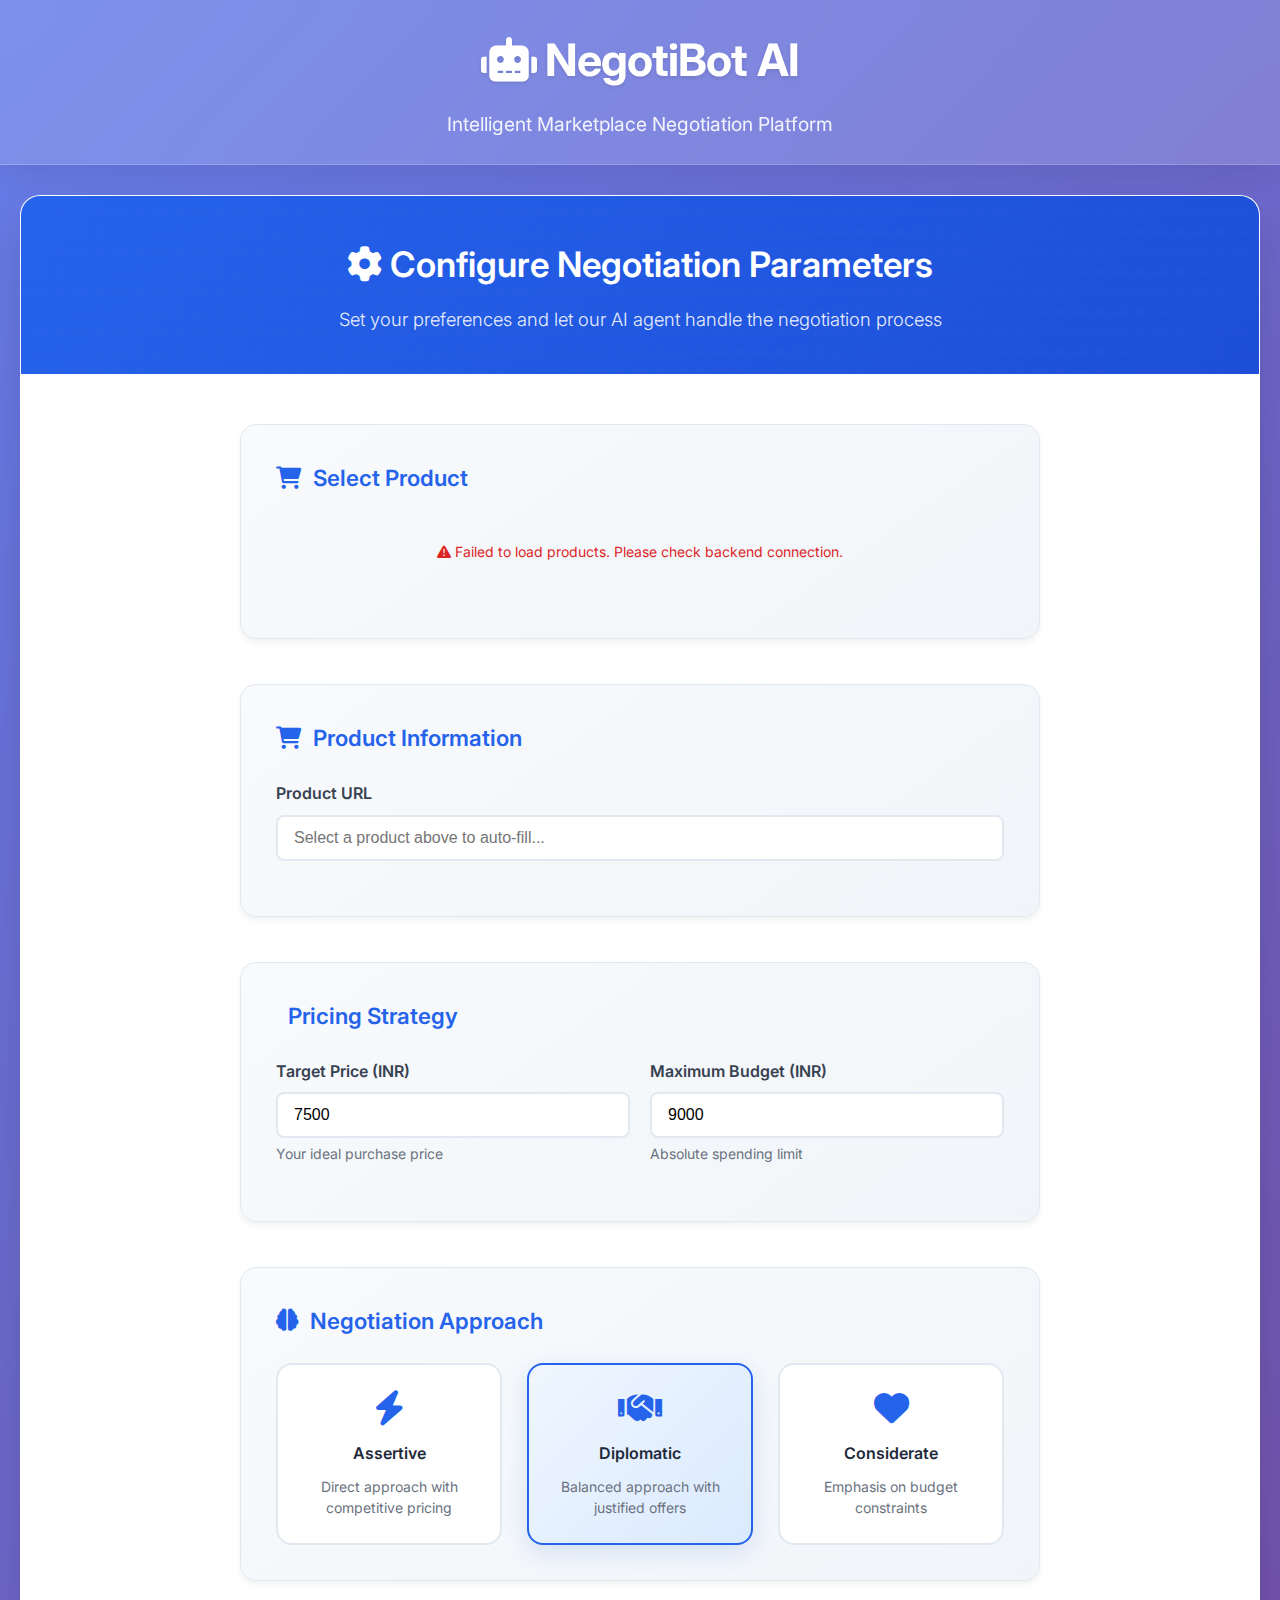
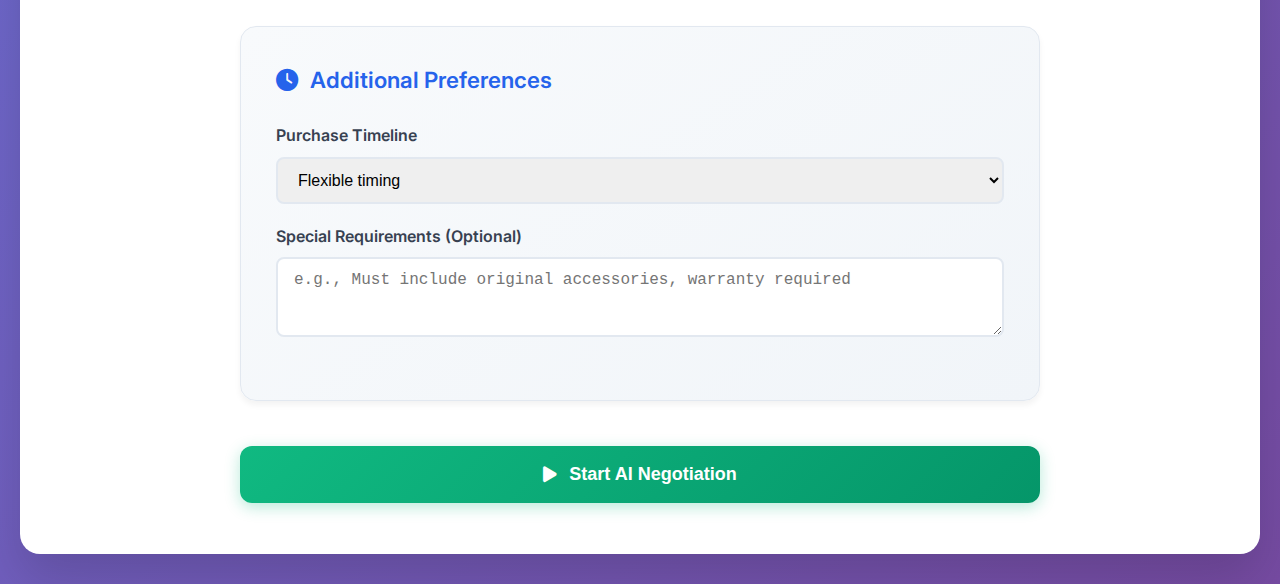
<file: Demo Backup/demo/index.html>
<!DOCTYPE html>
<html lang="en">
<head>
    <meta charset="UTF-8">
    <meta name="viewport" content="width=device-width, initial-scale=1.0">
    <title>NegotiBot AI - Live Demo</title>
    <link rel="stylesheet" href="styles.css">
    <link href="https://cdnjs.cloudflare.com/ajax/libs/font-awesome/6.0.0/css/all.min.css" rel="stylesheet">
    <link href="https://fonts.googleapis.com/css2?family=Inter:wght@300;400;500;600;700&display=swap" rel="stylesheet">
</head>
<body>
    <div class="app-container">
        <!-- Header -->
        <header class="app-header">
            <div class="header-content">
                <h1><i class="fas fa-robot"></i> NegotiBot AI</h1>
                <p>Intelligent Marketplace Negotiation Platform</p>
            </div>
        </header>

        <!-- Main Content -->
        <main class="main-content">
            <!-- Product Setup Screen -->
            <div id="setup-screen" class="screen active">
                <div class="screen-header">
                    <h2><i class="fas fa-cog"></i> Configure Negotiation Parameters</h2>
                    <p>Set your preferences and let our AI agent handle the negotiation process</p>
                </div>

                <div class="setup-form">
                    <!-- Product Selection Section -->
                    <div class="form-section">
                        <h3><i class="fas fa-shopping-cart"></i> Select Product</h3>
                        <div class="product-selection" id="product-selection">
                            <div class="loading-products">
                                <i class="fas fa-spinner fa-spin"></i> Loading products...
                            </div>
                        </div>
                    </div>

                    <div class="form-section">
                        <h3><i class="fas fa-shopping-cart"></i> Product Information</h3>
                        <div class="form-group">
                            <label for="product-url">Product URL</label>
                            <input type="text" id="product-url" 
                                   placeholder="Select a product above to auto-fill..."
                                   readonly>
                        </div>
                        
                        <div class="product-preview" id="product-preview" style="display: none;">
                            <div class="product-image">
                                <i class="fas fa-mobile-alt"></i>
                            </div>
                            <div class="product-info">
                                <h4 id="preview-title">Product Title</h4>
                                <p class="product-price" id="preview-price">₹0</p>
                                <p class="product-seller" id="preview-seller">Seller: </p>
                                <p class="product-location" id="preview-location">Location: </p>
                            </div>
                        </div>
                    </div>

                    <div class="form-section">
                        <h3><i class="fas fa-target"></i> Pricing Strategy</h3>
                        <div class="price-inputs">
                            <div class="form-group">
                                <label for="target-price">Target Price (INR)</label>
                                <input type="number" id="target-price" value="7500" min="0">
                                <small>Your ideal purchase price</small>
                            </div>
                            <div class="form-group">
                                <label for="max-budget">Maximum Budget (INR)</label>
                                <input type="number" id="max-budget" value="9000" min="0">
                                <small>Absolute spending limit</small>
                            </div>
                        </div>
                    </div>

                    <div class="form-section">
                        <h3><i class="fas fa-brain"></i> Negotiation Approach</h3>
                        <div class="strategy-selection">
                            <div class="strategy-option" data-strategy="aggressive">
                                <i class="fas fa-bolt"></i>
                                <h4>Assertive</h4>
                                <p>Direct approach with competitive pricing</p>
                            </div>
                            <div class="strategy-option selected" data-strategy="diplomatic">
                                <i class="fas fa-handshake"></i>
                                <h4>Diplomatic</h4>
                                <p>Balanced approach with justified offers</p>
                            </div>
                            <div class="strategy-option" data-strategy="sympathetic">
                                <i class="fas fa-heart"></i>
                                <h4>Considerate</h4>
                                <p>Emphasis on budget constraints</p>
                            </div>
                        </div>
                    </div>

                    <div class="form-section">
                        <h3><i class="fas fa-clock"></i> Additional Preferences</h3>
                        <div class="form-group">
                            <label for="timeline">Purchase Timeline</label>
                            <select id="timeline">
                                <option value="flexible">Flexible timing</option>
                                <option value="week">Within this week</option>
                                <option value="urgent">Urgent (1-2 days)</option>
                            </select>
                        </div>
                        <div class="form-group">
                            <label for="deal-breakers">Special Requirements (Optional)</label>
                            <textarea id="deal-breakers" placeholder="e.g., Must include original accessories, warranty required"></textarea>
                        </div>
                    </div>

                    <button class="launch-btn" onclick="startNegotiation()">
                        <i class="fas fa-play"></i> Start AI Negotiation
                    </button>
                </div>
            </div>

            <!-- Live Negotiation Screen -->
            <div id="negotiation-screen" class="screen">
                <div class="negotiation-container">
                    <!-- Sidebar with progress -->
                    <div class="negotiation-sidebar">
                        <div class="progress-section">
                            <h3><i class="fas fa-chart-line"></i> Progress</h3>
                            <div class="progress-stats">
                                <div class="stat-item">
                                    <span class="stat-label">Current Offer</span>
                                    <span class="stat-value" id="current-offer">₹10,000</span>
                                </div>
                                <div class="stat-item">
                                    <span class="stat-label">Your Target</span>
                                    <span class="stat-value">₹7,500</span>
                                </div>
                                <div class="stat-item">
                                    <span class="stat-label">Potential Savings</span>
                                    <span class="stat-value" id="potential-savings">₹0</span>
                                </div>
                            </div>
                            
                            <div class="progress-bar-container">
                                <label>Negotiation Progress</label>
                                <div class="progress-bar">
                                    <div class="progress-fill" id="progress-fill"></div>
                                </div>
                                <span class="progress-text" id="progress-text">0% Complete</span>
                            </div>

                            <div class="ai-status">
                                <h4><i class="fas fa-robot"></i> AI Status</h4>
                                <div class="status-indicator">
                                    <div class="status-dot active"></div>
                                    <span id="ai-status-text">Analyzing seller response...</span>
                                </div>
                            </div>
                        </div>

                        <div class="demo-controls">
                            <h4><i class="fas fa-desktop"></i> Demo Scenarios</h4>
                            <button class="demo-btn" onclick="runScenario('successful')">
                                <i class="fas fa-check-circle"></i> Successful Negotiation
                            </button>
                            <button class="demo-btn" onclick="runScenario('stubborn')">
                                <i class="fas fa-shield-alt"></i> Challenging Seller
                            </button>
                            <button class="demo-btn" onclick="runScenario('eager')">
                                <i class="fas fa-thumbs-up"></i> Cooperative Seller
                            </button>
                        </div>
                    </div>

                    <!-- Chat interface -->
                    <div class="chat-container">
                        <div class="chat-header">
                            <div class="seller-info">
                                <div class="seller-avatar">
                                    <i class="fas fa-user"></i>
                                </div>
                                <div class="seller-details">
                                    <h4>Rajesh Kumar</h4>
                                    <span class="seller-status">
                                        <div class="status-dot online"></div>
                                        Online
                                    </span>
                                </div>
                            </div>
                            <div class="chat-actions">
                                <button class="action-btn" onclick="pauseNegotiation()">
                                    <i class="fas fa-pause"></i> Pause
                                </button>
                                <button class="action-btn" onclick="takeOver()">
                                    <i class="fas fa-user-tie"></i> Manual Override
                                </button>
                            </div>
                        </div>

                        <div class="chat-messages" id="chat-messages">
                            <div class="welcome-message">
                                <div class="welcome-content">
                                    <i class="fas fa-robot"></i>
                                    <h4>AI Agent Initialized</h4>
                                    <p>Ready to negotiate on your behalf. Select a demo scenario to begin the negotiation process.</p>
                                </div>
                            </div>
                        </div>

                        <div class="chat-input-area">
                            <div class="ai-mode-indicator">
                                <i class="fas fa-robot"></i>
                                <span>AI Agent is handling this conversation</span>
                                <button class="switch-btn" onclick="toggleAIMode()">
                                    <i class="fas fa-exchange-alt"></i>
                                </button>
                            </div>
                        </div>
                    </div>
                </div>
            </div>

            <!-- Results Screen -->
            <div id="results-screen" class="screen">
                <div class="results-container">
                    <div class="results-header">
                        <div class="success-animation" id="result-icon">
                            <i class="fas fa-check-circle"></i>
                        </div>
                        <h2 id="result-title">Negotiation Completed Successfully</h2>
                        <p id="result-subtitle">AI agent has secured an optimal deal within your parameters</p>
                    </div>

                    <div class="price-comparison">
                        <div class="price-flow">
                            <div class="price-item original">
                                <span class="price-label">Original Price</span>
                                <span class="price-value">₹10,000</span>
                            </div>
                            <div class="flow-arrow">
                                <i class="fas fa-arrow-right"></i>
                            </div>
                            <div class="price-item final">
                                <span class="price-label">Final Price</span>
                                <span class="price-value" id="final-price">₹7,500</span>
                            </div>
                        </div>
                        
                        <div class="savings-highlight">
                            <i class="fas fa-piggy-bank"></i>
                            <span>Total Savings: <strong id="total-savings">₹2,500</strong> (<span id="savings-percentage">25%</span> discount achieved)</span>
                        </div>
                    </div>

                    <div class="negotiation-summary">
                        <h3><i class="fas fa-chart-bar"></i> Performance Summary</h3>
                        <div class="summary-stats">
                            <div class="summary-item">
                                <i class="fas fa-comments"></i>
                                <span class="summary-label">Messages Exchanged</span>
                                <span class="summary-value" id="messages-count">8</span>
                            </div>
                            <div class="summary-item">
                                <i class="fas fa-clock"></i>
                                <span class="summary-label">Time Taken</span>
                                <span class="summary-value" id="time-taken">12 minutes</span>
                            </div>
                            <div class="summary-item">
                                <i class="fas fa-brain"></i>
                                <span class="summary-label">Strategy Used</span>
                                <span class="summary-value">Diplomatic</span>
                            </div>
                        </div>
                    </div>

                    <div class="next-steps">
                        <h3><i class="fas fa-clipboard-list"></i> Next Steps</h3>
                        <div class="steps-list">
                            <div class="step-item">
                                <i class="fas fa-phone"></i>
                                <span>Contact seller: Rajesh Kumar (9876543210)</span>
                            </div>
                            <div class="step-item">
                                <i class="fas fa-credit-card"></i>
                                <span>Payment: ₹7,500 upon product inspection</span>
                            </div>
                            <div class="step-item">
                                <i class="fas fa-map-marker-alt"></i>
                                <span>Collection: Today 6 PM, Sector 18 Noida</span>
                            </div>
                            <div class="step-item">
                                <i class="fas fa-box-open"></i>
                                <span>Included: Device + Original Box + Charger</span>
                            </div>
                        </div>
                    </div>

                    <div class="action-buttons">
                        <button class="btn btn-primary" onclick="contactSeller()">
                            <i class="fas fa-phone"></i> Contact Seller
                        </button>
                        <button class="btn btn-secondary" onclick="startNewNegotiation()">
                            <i class="fas fa-plus"></i> New Negotiation
                        </button>
                        <button class="btn btn-secondary" onclick="viewReport()">
                            <i class="fas fa-file-alt"></i> Download Report
                        </button>
                    </div>
                </div>
            </div>
        </main>
    </div>

    <script src="script.js"></script>
</body>
</html>
</file>
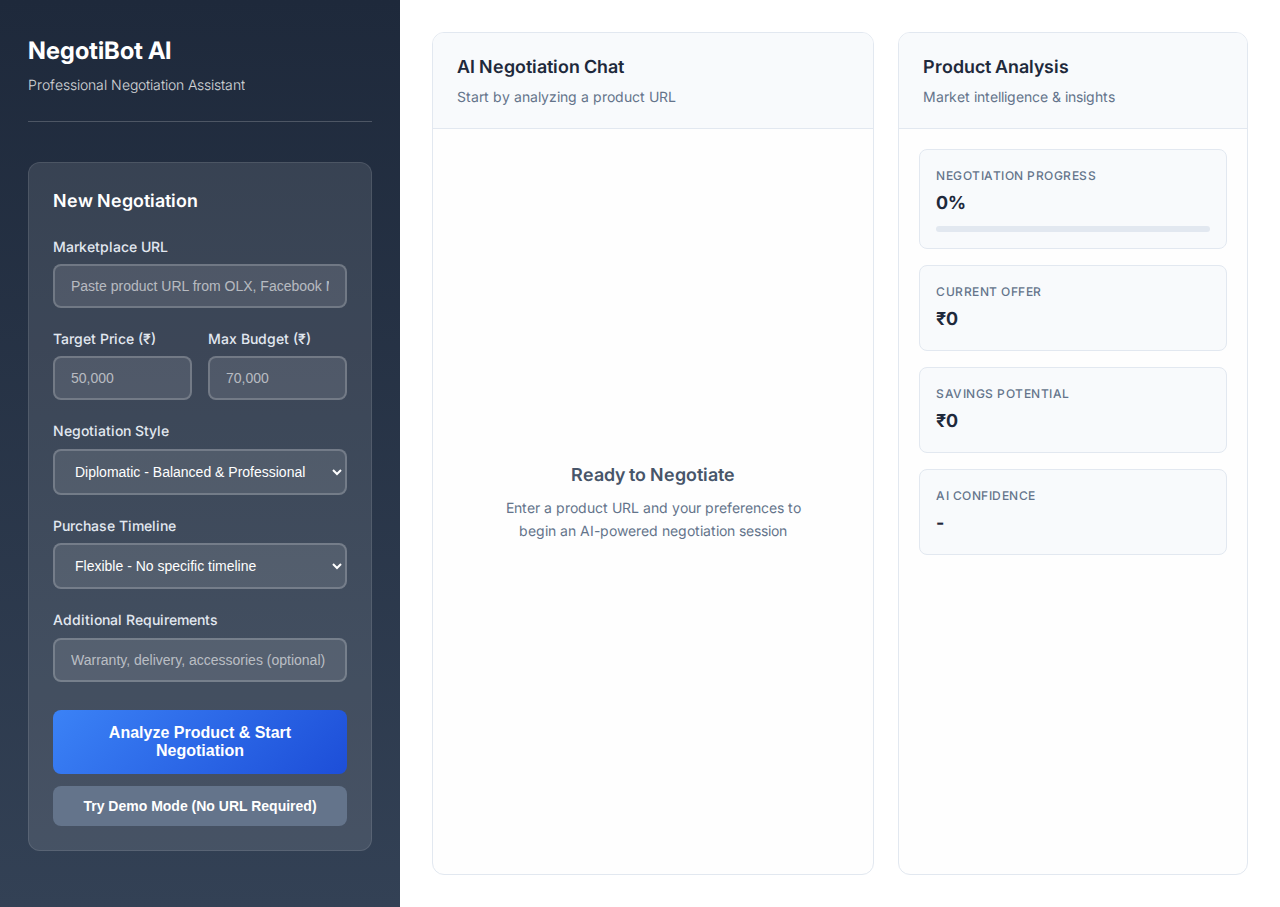
<file: Demo Backup/full-interface/index.html>
<!DOCTYPE html>
<html lang="en">
<head>
    <meta charset="UTF-8">
    <meta name="viewport" content="width=device-width, initial-scale=1.0">
    <title>NegotiBot AI - Professional Negotiation Assistant</title>
    <link href="https://fonts.googleapis.com/css2?family=Inter:wght@300;400;500;600;700&display=swap" rel="stylesheet">
    <style>
        * {
            margin: 0;
            padding: 0;
            box-sizing: border-box;
        }

        body {
            font-family: 'Inter', sans-serif;
            background: #f8fafc;
            color: #334155;
            line-height: 1.6;
        }

        .container {
            max-width: 1400px;
            margin: 0 auto;
            background: white;
            min-height: 100vh;
            display: grid;
            grid-template-columns: 400px 1fr;
        }

        .sidebar {
            background: linear-gradient(180deg, #1e293b 0%, #334155 100%);
            color: white;
            padding: 32px 28px;
            overflow-y: auto;
        }

        .main-content {
            display: flex;
            flex-direction: column;
            overflow: hidden;
        }

        .logo {
            margin-bottom: 40px;
            padding-bottom: 24px;
            border-bottom: 1px solid rgba(255, 255, 255, 0.2);
        }

        .logo h1 {
            font-size: 24px;
            font-weight: 700;
            margin-bottom: 4px;
        }

        .logo p {
            font-size: 14px;
            opacity: 0.8;
            font-weight: 300;
        }

        .form-section {
            background: rgba(255, 255, 255, 0.1);
            border-radius: 12px;
            padding: 24px;
            margin-bottom: 24px;
            border: 1px solid rgba(255, 255, 255, 0.1);
        }

        .section-title {
            font-size: 18px;
            font-weight: 600;
            margin-bottom: 20px;
            color: white;
        }

        .form-group {
            margin-bottom: 20px;
        }

        .form-label {
            display: block;
            font-size: 14px;
            font-weight: 500;
            margin-bottom: 6px;
            color: #e2e8f0;
        }

        .form-input {
            width: 100%;
            padding: 12px 16px;
            border: 2px solid rgba(255, 255, 255, 0.2);
            border-radius: 8px;
            font-size: 14px;
            background: rgba(255, 255, 255, 0.1);
            color: white;
            transition: all 0.2s ease;
        }

        .form-input::placeholder {
            color: rgba(255, 255, 255, 0.6);
        }

        .form-input:focus {
            outline: none;
            border-color: #3b82f6;
            background: rgba(255, 255, 255, 0.15);
        }

        .form-row {
            display: grid;
            grid-template-columns: 1fr 1fr;
            gap: 16px;
        }

        .btn-primary {
            width: 100%;
            background: linear-gradient(135deg, #3b82f6, #1d4ed8);
            color: white;
            border: none;
            padding: 14px 24px;
            border-radius: 8px;
            font-size: 16px;
            font-weight: 600;
            cursor: pointer;
            transition: all 0.2s ease;
            margin-top: 8px;
        }

        .btn-primary:hover {
            transform: translateY(-1px);
            box-shadow: 0 8px 25px rgba(59, 130, 246, 0.3);
        }

        .btn-primary:disabled {
            opacity: 0.6;
            cursor: not-allowed;
            transform: none;
        }

        .status-card {
            background: rgba(255, 255, 255, 0.05);
            border-radius: 8px;
            padding: 20px;
            margin-bottom: 16px;
            border-left: 4px solid #3b82f6;
        }

        .status-title {
            font-size: 14px;
            font-weight: 600;
            margin-bottom: 8px;
            color: #3b82f6;
        }

        .status-content {
            font-size: 13px;
            opacity: 0.9;
        }

        .content-area {
            flex: 1;
            display: grid;
            grid-template-columns: 1fr 350px;
            gap: 24px;
            padding: 32px;
            overflow: hidden;
        }

        .negotiation-panel {
            background: #fefefe;
            border-radius: 12px;
            border: 1px solid #e2e8f0;
            display: flex;
            flex-direction: column;
            overflow: hidden;
        }

        .panel-header {
            padding: 20px 24px;
            border-bottom: 1px solid #e2e8f0;
            background: #f8fafc;
        }

        .panel-title {
            font-size: 18px;
            font-weight: 600;
            color: #1e293b;
        }

        .panel-subtitle {
            font-size: 14px;
            color: #64748b;
            margin-top: 4px;
        }

        .chat-area {
            flex: 1;
            padding: 24px;
            overflow-y: auto;
            display: flex;
            flex-direction: column;
            gap: 16px;
        }

        .message {
            max-width: 85%;
            padding: 12px 16px;
            border-radius: 12px;
            font-size: 14px;
            line-height: 1.5;
        }

        .message.user {
            background: #3b82f6;
            color: white;
            margin-left: auto;
            border-bottom-right-radius: 4px;
        }

        .message.ai {
            background: #f1f5f9;
            color: #334155;
            border: 1px solid #e2e8f0;
            border-bottom-left-radius: 4px;
        }

        .message.system {
            background: #fef3c7;
            color: #92400e;
            border: 1px solid #fbbf24;
            text-align: center;
            margin: 0 auto;
            font-size: 13px;
            font-weight: 500;
        }

        .chat-input-area {
            padding: 20px 24px;
            border-top: 1px solid #e2e8f0;
            background: #fefefe;
        }

        .chat-input-row {
            display: flex;
            gap: 12px;
            align-items: flex-end;
        }

        .chat-input {
            flex: 1;
            padding: 12px 16px;
            border: 2px solid #e2e8f0;
            border-radius: 8px;
            resize: vertical;
            min-height: 44px;
            max-height: 120px;
            font-family: inherit;
            font-size: 14px;
        }

        .chat-input:focus {
            outline: none;
            border-color: #3b82f6;
        }

        .btn-send {
            background: #3b82f6;
            color: white;
            border: none;
            padding: 12px 20px;
            border-radius: 8px;
            font-weight: 600;
            cursor: pointer;
            white-space: nowrap;
        }

        .btn-send:hover {
            background: #1d4ed8;
        }

        .analytics-panel {
            background: #fefefe;
            border-radius: 12px;
            border: 1px solid #e2e8f0;
            overflow: hidden;
        }

        .product-info {
            padding: 20px;
            border-bottom: 1px solid #e2e8f0;
            background: #f8fafc;
        }

        .product-title {
            font-size: 16px;
            font-weight: 600;
            color: #1e293b;
            margin-bottom: 8px;
        }

        .product-price {
            font-size: 20px;
            font-weight: 700;
            color: #059669;
            margin-bottom: 12px;
        }

        .product-details {
            display: grid;
            gap: 8px;
        }

        .detail-row {
            display: flex;
            justify-content: space-between;
            font-size: 13px;
        }

        .detail-label {
            color: #64748b;
            font-weight: 500;
        }

        .detail-value {
            color: #1e293b;
            font-weight: 600;
        }

        .metrics-grid {
            padding: 20px;
            display: grid;
            gap: 16px;
        }

        .metric-card {
            padding: 16px;
            background: #f8fafc;
            border-radius: 8px;
            border: 1px solid #e2e8f0;
        }

        .metric-label {
            font-size: 12px;
            color: #64748b;
            font-weight: 500;
            text-transform: uppercase;
            letter-spacing: 0.5px;
            margin-bottom: 4px;
        }

        .metric-value {
            font-size: 18px;
            font-weight: 700;
            color: #1e293b;
        }

        .progress-bar {
            width: 100%;
            height: 6px;
            background: #e2e8f0;
            border-radius: 3px;
            overflow: hidden;
            margin-top: 8px;
        }

        .progress-fill {
            height: 100%;
            background: linear-gradient(90deg, #3b82f6, #1d4ed8);
            transition: width 0.3s ease;
        }

        .alert {
            padding: 12px 16px;
            border-radius: 8px;
            font-size: 14px;
            margin-top: 16px;
        }

        .alert.success {
            background: #d1fae5;
            color: #065f46;
            border: 1px solid #10b981;
        }

        .alert.error {
            background: #fee2e2;
            color: #991b1b;
            border: 1px solid #ef4444;
        }

        .alert.info {
            background: #dbeafe;
            color: #1e40af;
            border: 1px solid #3b82f6;
        }

        .loading-overlay {
            position: absolute;
            top: 0;
            left: 0;
            right: 0;
            bottom: 0;
            background: rgba(255, 255, 255, 0.95);
            display: flex;
            align-items: center;
            justify-content: center;
            z-index: 1000;
        }

        .spinner {
            width: 32px;
            height: 32px;
            border: 3px solid #e2e8f0;
            border-top: 3px solid #3b82f6;
            border-radius: 50%;
            animation: spin 1s linear infinite;
        }

        @keyframes spin {
            0% { transform: rotate(0deg); }
            100% { transform: rotate(360deg); }
        }

        .empty-state {
            display: flex;
            flex-direction: column;
            align-items: center;
            justify-content: center;
            height: 100%;
            color: #64748b;
            text-align: center;
            padding: 40px 20px;
        }

        .empty-title {
            font-size: 18px;
            font-weight: 600;
            margin-bottom: 8px;
            color: #475569;
        }

        .empty-subtitle {
            font-size: 14px;
            max-width: 300px;
        }

        @media (max-width: 1024px) {
            .container {
                grid-template-columns: 1fr;
            }
            
            .content-area {
                grid-template-columns: 1fr;
                gap: 16px;
            }
        }
    </style>
</head>
<body>
    <div class="container">
        <div class="sidebar">
            <div class="logo">
                <h1>NegotiBot AI</h1>
                <p>Professional Negotiation Assistant</p>
            </div>

            <div class="form-section">
                <div class="section-title">New Negotiation</div>
                
                <div class="form-group">
                    <label class="form-label">Marketplace URL</label>
                    <input type="url" class="form-input" id="productUrl" 
                           placeholder="Paste product URL from OLX, Facebook Marketplace, etc.">
                </div>

                <div class="form-row">
                    <div class="form-group">
                        <label class="form-label">Target Price (₹)</label>
                        <input type="number" class="form-input" id="targetPrice" 
                               placeholder="50,000" min="1">
                    </div>
                    <div class="form-group">
                        <label class="form-label">Max Budget (₹)</label>
                        <input type="number" class="form-input" id="maxBudget" 
                               placeholder="70,000" min="1">
                    </div>
                </div>

                <div class="form-group">
                    <label class="form-label">Negotiation Style</label>
                    <select class="form-input" id="approach">
                        <option value="diplomatic">Diplomatic - Balanced & Professional</option>
                        <option value="assertive">Assertive - Direct & Confident</option>
                        <option value="considerate">Considerate - Empathetic & Budget-conscious</option>
                    </select>
                </div>

                <div class="form-group">
                    <label class="form-label">Purchase Timeline</label>
                    <select class="form-input" id="timeline">
                        <option value="flexible">Flexible - No specific timeline</option>
                        <option value="week">Within a week</option>
                        <option value="urgent">Urgent - ASAP</option>
                    </select>
                </div>

                <div class="form-group">
                    <label class="form-label">Additional Requirements</label>
                    <input type="text" class="form-input" id="specialRequirements" 
                           placeholder="Warranty, delivery, accessories (optional)">
                </div>

                <button class="btn-primary" id="startNegotiation">
                    Analyze Product & Start Negotiation
                </button>

                <button class="btn-secondary" id="demoNegotiation" style="width: 100%; margin-top: 12px; background: #64748b; padding: 12px 24px; border: none; border-radius: 8px; color: white; font-size: 14px; font-weight: 600; cursor: pointer;">
                    Try Demo Mode (No URL Required)
                </button>

                <div id="urlAlert" class="alert" style="display: none;"></div>
            </div>

            <div id="sessionStatus" style="display: none;">
                <div class="status-card">
                    <div class="status-title">Session Active</div>
                    <div class="status-content" id="sessionInfo">Ready to negotiate</div>
                </div>
            </div>
        </div>

        <div class="main-content">
            <div class="content-area">
                <div class="negotiation-panel">
                    <div class="panel-header">
                        <div class="panel-title" id="negotiationTitle">AI Negotiation Chat</div>
                        <div class="panel-subtitle" id="negotiationSubtitle">Start by analyzing a product URL</div>
                    </div>

                    <div class="chat-area" id="chatMessages">
                        <div class="empty-state">
                            <div class="empty-title">Ready to Negotiate</div>
                            <div class="empty-subtitle">
                                Enter a product URL and your preferences to begin an AI-powered negotiation session
                            </div>
                        </div>
                    </div>

                    <div class="chat-input-area" id="chatInputArea" style="display: none;">
                        <div class="chat-input-row">
                            <textarea class="chat-input" id="messageInput" 
                                      placeholder="Type your message or let AI handle the negotiation..."></textarea>
                            <button class="btn-send" id="sendMessage">Send</button>
                        </div>
                    </div>
                </div>

                <div class="analytics-panel">
                    <div class="panel-header">
                        <div class="panel-title">Product Analysis</div>
                        <div class="panel-subtitle">Market intelligence & insights</div>
                    </div>

                    <div id="productInfo" style="display: none;">
                        <div class="product-info">
                            <div class="product-title" id="productTitle">Loading...</div>
                            <div class="product-price" id="productPrice">₹0</div>
                            <div class="product-details">
                                <div class="detail-row">
                                    <span class="detail-label">Platform</span>
                                    <span class="detail-value" id="productPlatform">-</span>
                                </div>
                                <div class="detail-row">
                                    <span class="detail-label">Location</span>
                                    <span class="detail-value" id="productLocation">-</span>
                                </div>
                                <div class="detail-row">
                                    <span class="detail-label">Market Avg</span>
                                    <span class="detail-value" id="marketAverage">-</span>
                                </div>
                            </div>
                        </div>
                    </div>

                    <div class="metrics-grid">
                        <div class="metric-card">
                            <div class="metric-label">Negotiation Progress</div>
                            <div class="metric-value" id="negotiationProgress">0%</div>
                            <div class="progress-bar">
                                <div class="progress-fill" id="progressBar" style="width: 0%;"></div>
                            </div>
                        </div>

                        <div class="metric-card">
                            <div class="metric-label">Current Offer</div>
                            <div class="metric-value" id="currentOffer">₹0</div>
                        </div>

                        <div class="metric-card">
                            <div class="metric-label">Savings Potential</div>
                            <div class="metric-value" id="savingsPotential">₹0</div>
                        </div>

                        <div class="metric-card">
                            <div class="metric-label">AI Confidence</div>
                            <div class="metric-value" id="aiConfidence">-</div>
                        </div>
                    </div>
                </div>
            </div>
        </div>
    </div>

    <script>
        // Global variables
        let currentSession = null;
        let websocket = null;
        let isNegotiating = false;

        // DOM elements
        const elements = {
            productUrl: document.getElementById('productUrl'),
            targetPrice: document.getElementById('targetPrice'),
            maxBudget: document.getElementById('maxBudget'),
            approach: document.getElementById('approach'),
            timeline: document.getElementById('timeline'),
            specialRequirements: document.getElementById('specialRequirements'),
            startButton: document.getElementById('startNegotiation'),
            urlAlert: document.getElementById('urlAlert'),
            sessionStatus: document.getElementById('sessionStatus'),
            sessionInfo: document.getElementById('sessionInfo'),
            negotiationTitle: document.getElementById('negotiationTitle'),
            negotiationSubtitle: document.getElementById('negotiationSubtitle'),
            chatMessages: document.getElementById('chatMessages'),
            chatInputArea: document.getElementById('chatInputArea'),
            messageInput: document.getElementById('messageInput'),
            sendButton: document.getElementById('sendMessage'),
            productInfo: document.getElementById('productInfo'),
            productTitle: document.getElementById('productTitle'),
            productPrice: document.getElementById('productPrice'),
            productPlatform: document.getElementById('productPlatform'),
            productLocation: document.getElementById('productLocation'),
            marketAverage: document.getElementById('marketAverage'),
            negotiationProgress: document.getElementById('negotiationProgress'),
            progressBar: document.getElementById('progressBar'),
            currentOffer: document.getElementById('currentOffer'),
            savingsPotential: document.getElementById('savingsPotential'),
            aiConfidence: document.getElementById('aiConfidence')
        };

        // Event listeners
        elements.startButton.addEventListener('click', startNegotiation);
        document.getElementById('demoNegotiation').addEventListener('click', startDemoNegotiation);
        elements.sendButton.addEventListener('click', sendMessage);
        elements.messageInput.addEventListener('keypress', (e) => {
            if (e.key === 'Enter' && !e.shiftKey) {
                e.preventDefault();
                sendMessage();
            }
        });

        // Main functions
        async function startNegotiation() {
            const url = elements.productUrl.value.trim();
            const targetPrice = parseInt(elements.targetPrice.value);
            const maxBudget = parseInt(elements.maxBudget.value);
            
            // Validation
            if (!url) {
                showAlert('Please enter a product URL', 'error');
                return;
            }
            
            if (!targetPrice || !maxBudget) {
                showAlert('Please enter both target price and maximum budget', 'error');
                return;
            }
            
            if (targetPrice >= maxBudget) {
                showAlert('Target price must be less than maximum budget', 'error');
                return;
            }

            elements.startButton.disabled = true;
            elements.startButton.textContent = 'Analyzing Product...';
            
            try {
                const response = await fetch('/api/negotiate-url', {
                    method: 'POST',
                    headers: {
                        'Content-Type': 'application/json',
                    },
                    body: JSON.stringify({
                        product_url: url,
                        target_price: targetPrice,
                        max_budget: maxBudget,
                        approach: elements.approach.value,
                        timeline: elements.timeline.value,
                        special_requirements: elements.specialRequirements.value || null
                    })
                });

                const data = await response.json();
                
                if (data.success) {
                    currentSession = data.session;
                    showProductInfo(data.product_info);
                    initializeChat(data.session);
                    connectWebSocket(data.session.session_id);
                    showAlert('Product analyzed successfully! AI negotiation started.', 'success');
                } else {
                    showAlert(data.message || 'Failed to analyze product', 'error');
                }
            } catch (error) {
                console.error('Error starting negotiation:', error);
                showAlert('Network error. Please check your connection and try again.', 'error');
            } finally {
                elements.startButton.disabled = false;
                elements.startButton.textContent = 'Analyze Product & Start Negotiation';
            }
        }

        async function startDemoNegotiation() {
            const targetPrice = parseInt(elements.targetPrice.value) || 40000;
            const maxBudget = parseInt(elements.maxBudget.value) || 60000;
            
            if (targetPrice >= maxBudget) {
                showAlert('Target price must be less than maximum budget', 'error');
                return;
            }

            const demoButton = document.getElementById('demoNegotiation');
            demoButton.disabled = true;
            demoButton.textContent = 'Setting up demo...';
            
            try {
                const response = await fetch('/api/demo-negotiate', {
                    method: 'POST',
                    headers: {
                        'Content-Type': 'application/json',
                    },
                    body: JSON.stringify({
                        product_url: 'demo://laptop-macbook-air-m2',
                        target_price: targetPrice,
                        max_budget: maxBudget,
                        approach: elements.approach.value,
                        timeline: elements.timeline.value,
                        special_requirements: elements.specialRequirements.value || 'Demo negotiation'
                    })
                });

                const data = await response.json();
                
                if (data.success) {
                    currentSession = data.session;
                    showProductInfo(data.product_info);
                    initializeChat(data.session);
                    connectWebSocket(data.session.session_id);
                    showAlert('Demo mode activated! Try negotiating with the AI.', 'success');
                } else {
                    showAlert(data.message || 'Demo setup failed', 'error');
                }
            } catch (error) {
                console.error('Error starting demo:', error);
                showAlert('Demo setup error. Please try again.', 'error');
            } finally {
                demoButton.disabled = false;
                demoButton.textContent = 'Try Demo Mode (No URL Required)';
            }
        }

        function showProductInfo(productInfo) {
            elements.productTitle.textContent = productInfo.title || 'Product Title';
            elements.productPrice.textContent = `₹${formatNumber(productInfo.price || 0)}`;
            elements.productPlatform.textContent = productInfo.platform || 'Unknown';
            elements.productLocation.textContent = productInfo.location || 'Not specified';
            elements.marketAverage.textContent = productInfo.market_average ? 
                `₹${formatNumber(productInfo.market_average)}` : 'Analyzing...';
            
            elements.productInfo.style.display = 'block';
            
            // Update metrics
            updateMetrics(productInfo);
        }

        function initializeChat(session) {
            elements.chatMessages.innerHTML = '';
            elements.negotiationTitle.textContent = 'Active Negotiation';
            elements.negotiationSubtitle.textContent = session.product_info.title;
            elements.chatInputArea.style.display = 'block';
            elements.sessionStatus.style.display = 'block';
            elements.sessionInfo.textContent = `Session ID: ${session.session_id.substring(0, 8)}...`;
            
            isNegotiating = true;
        }

        function connectWebSocket(sessionId) {
            const protocol = window.location.protocol === 'https:' ? 'wss:' : 'ws:';
            const wsUrl = `${protocol}//${window.location.host}/ws/user/${sessionId}`;
            
            websocket = new WebSocket(wsUrl);
            
            websocket.onopen = () => {
                console.log('WebSocket connected');
                addMessage('system', 'Connected to AI negotiation assistant');
            };
            
            websocket.onmessage = (event) => {
                const data = JSON.parse(event.data);
                handleWebSocketMessage(data);
            };
            
            websocket.onclose = () => {
                console.log('WebSocket disconnected');
                addMessage('system', 'Connection lost. Please refresh the page.');
            };
            
            websocket.onerror = (error) => {
                console.error('WebSocket error:', error);
                addMessage('system', 'Connection error occurred');
            };
        }

        function handleWebSocketMessage(data) {
            if (data.type === 'ai_message') {
                addMessage('ai', data.message);
                updateNegotiationMetrics(data);
            } else if (data.type === 'status_update') {
                updateSessionStatus(data);
            } else if (data.type === 'negotiation_complete') {
                handleNegotiationComplete(data);
            }
        }

        async function sendMessage() {
            const message = elements.messageInput.value.trim();
            if (!message || !websocket) return;
            
            elements.messageInput.value = '';
            addMessage('user', message);
            
            try {
                const response = await fetch('/api/seller-response', {
                    method: 'POST',
                    headers: {
                        'Content-Type': 'application/json',
                    },
                    body: JSON.stringify({
                        session_id: currentSession.session_id,
                        message: message
                    })
                });
                
                if (!response.ok) {
                    throw new Error('Failed to send message');
                }
            } catch (error) {
                console.error('Error sending message:', error);
                addMessage('system', 'Failed to send message. Please try again.');
            }
        }

        function addMessage(type, content, timestamp = null) {
            const messageDiv = document.createElement('div');
            messageDiv.className = `message ${type}`;
            messageDiv.textContent = content;
            
            elements.chatMessages.appendChild(messageDiv);
            elements.chatMessages.scrollTop = elements.chatMessages.scrollHeight;
        }

        function updateMetrics(productInfo) {
            const targetPrice = parseInt(elements.targetPrice.value) || 0;
            const originalPrice = productInfo.price || 0;
            const savings = Math.max(0, originalPrice - targetPrice);
            
            elements.currentOffer.textContent = `₹${formatNumber(originalPrice)}`;
            elements.savingsPotential.textContent = `₹${formatNumber(savings)}`;
            elements.aiConfidence.textContent = 'High';
        }

        function updateNegotiationMetrics(data) {
            if (data.progress !== undefined) {
                const progress = Math.min(100, Math.max(0, data.progress));
                elements.negotiationProgress.textContent = `${progress}%`;
                elements.progressBar.style.width = `${progress}%`;
            }
            
            if (data.current_offer !== undefined) {
                elements.currentOffer.textContent = `₹${formatNumber(data.current_offer)}`;
            }
            
            if (data.confidence !== undefined) {
                elements.aiConfidence.textContent = data.confidence;
            }
        }

        function updateSessionStatus(data) {
            if (data.status) {
                elements.sessionInfo.textContent = data.status;
            }
        }

        function handleNegotiationComplete(data) {
            isNegotiating = false;
            addMessage('system', `Negotiation completed! ${data.result || 'Session ended.'}`);
            elements.chatInputArea.style.display = 'none';
        }

        function showAlert(message, type = 'info') {
            elements.urlAlert.textContent = message;
            elements.urlAlert.className = `alert ${type}`;
            elements.urlAlert.style.display = 'block';
            
            setTimeout(() => {
                elements.urlAlert.style.display = 'none';
            }, 5000);
        }

        function formatNumber(num) {
            return new Intl.NumberFormat('en-IN').format(num);
        }
    </script>
</body>
</html>
</file>
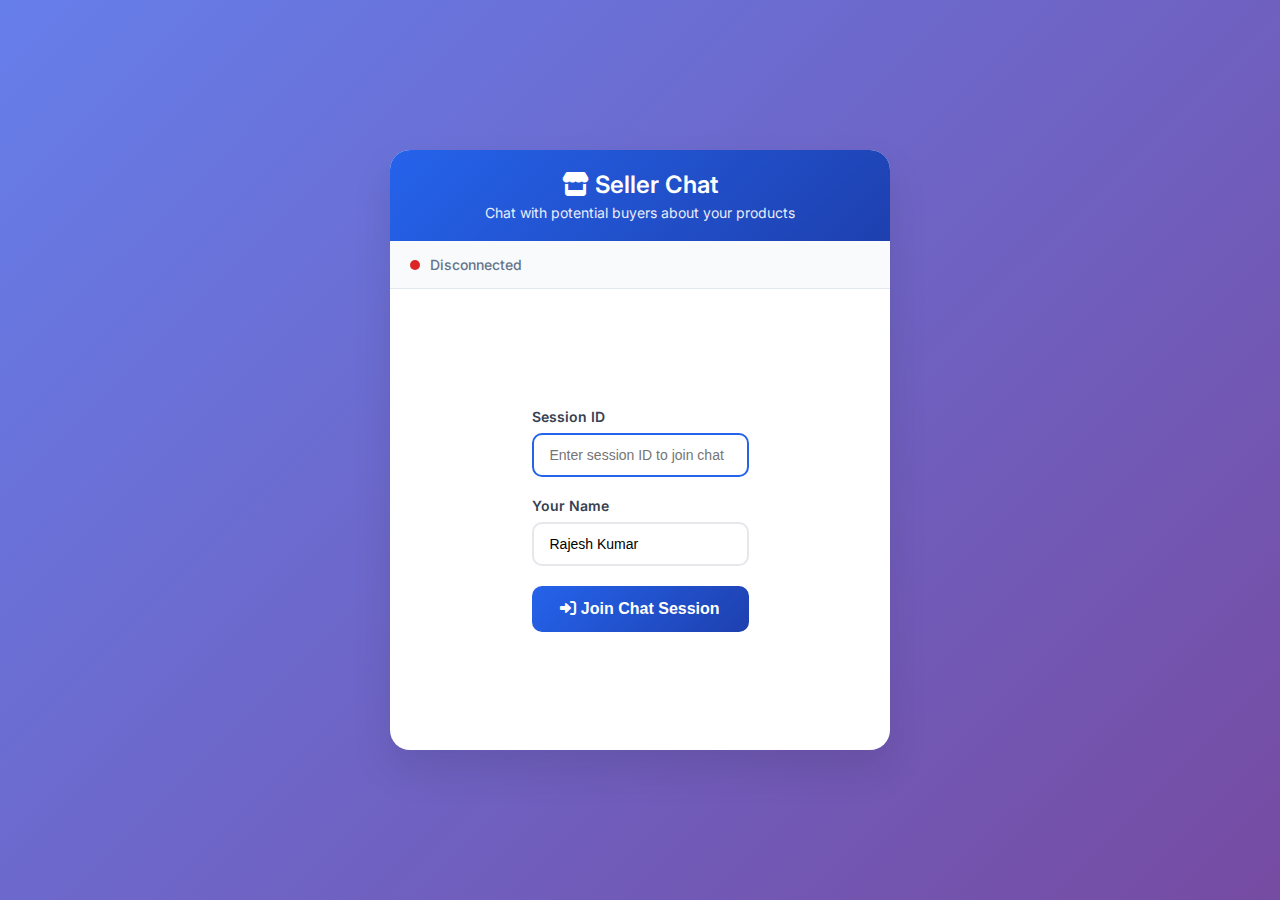
<file: Demo Backup/seller-interface/index.html>
<!DOCTYPE html>
<html lang="en">
<head>
    <meta charset="UTF-8">
    <meta name="viewport" content="width=device-width, initial-scale=1.0">
    <title>Marketplace Chat - Seller Interface</title>
    <link href="https://fonts.googleapis.com/css2?family=Inter:wght@300;400;500;600;700&display=swap" rel="stylesheet">
    <link href="https://cdnjs.cloudflare.com/ajax/libs/font-awesome/6.0.0/css/all.min.css" rel="stylesheet">
    <style>
        * {
            margin: 0;
            padding: 0;
            box-sizing: border-box;
        }

        body {
            font-family: 'Inter', sans-serif;
            background: linear-gradient(135deg, #667eea 0%, #764ba2 100%);
            min-height: 100vh;
            display: flex;
            align-items: center;
            justify-content: center;
            padding: 20px;
        }

        .seller-container {
            background: white;
            border-radius: 20px;
            box-shadow: 0 20px 40px rgba(0, 0, 0, 0.1);
            width: 100%;
            max-width: 500px;
            height: 600px;
            display: flex;
            flex-direction: column;
            overflow: hidden;
        }

        .seller-header {
            background: linear-gradient(135deg, #2563eb, #1e40af);
            color: white;
            padding: 20px;
            text-align: center;
        }

        .seller-header h1 {
            font-size: 24px;
            font-weight: 600;
            margin-bottom: 5px;
        }

        .seller-header p {
            font-size: 14px;
            opacity: 0.9;
        }

        .connection-status {
            background: #f8fafc;
            padding: 15px 20px;
            border-bottom: 1px solid #e2e8f0;
            display: flex;
            align-items: center;
            gap: 10px;
        }

        .status-dot {
            width: 10px;
            height: 10px;
            border-radius: 50%;
            background: #dc2626;
            animation: pulse 2s infinite;
        }

        .status-dot.connected {
            background: #10b981;
        }

        @keyframes pulse {
            0%, 100% { opacity: 1; }
            50% { opacity: 0.5; }
        }

        .status-text {
            font-size: 14px;
            color: #64748b;
            font-weight: 500;
        }

        .session-setup {
            padding: 30px 20px;
            text-align: center;
            flex: 1;
            display: flex;
            flex-direction: column;
            justify-content: center;
        }

        .setup-form {
            max-width: 300px;
            margin: 0 auto;
        }

        .form-group {
            margin-bottom: 20px;
            text-align: left;
        }

        .form-group label {
            display: block;
            font-size: 14px;
            font-weight: 600;
            color: #374151;
            margin-bottom: 8px;
        }

        .form-group input {
            width: 100%;
            padding: 12px 16px;
            border: 2px solid #e5e7eb;
            border-radius: 10px;
            font-size: 14px;
            transition: border-color 0.3s ease;
        }

        .form-group input:focus {
            outline: none;
            border-color: #2563eb;
        }

        .join-btn {
            width: 100%;
            background: linear-gradient(135deg, #2563eb, #1e40af);
            color: white;
            border: none;
            padding: 14px 20px;
            border-radius: 10px;
            font-size: 16px;
            font-weight: 600;
            cursor: pointer;
            transition: transform 0.2s ease;
        }

        .join-btn:hover {
            transform: translateY(-2px);
        }

        .join-btn:disabled {
            background: #9ca3af;
            cursor: not-allowed;
            transform: none;
        }

        .chat-container {
            flex: 1;
            display: none;
            flex-direction: column;
            height: 100%;
            max-height: calc(100vh - 20px);
            position: relative;
            overflow: hidden;
        }

        .chat-container.active {
            display: flex;
        }

        .product-info {
            background: #f8fafc;
            padding: 15px 20px;
            border-bottom: 1px solid #e2e8f0;
            flex-shrink: 0;
        }

        .product-title {
            font-size: 16px;
            font-weight: 600;
            color: #1f2937;
            margin-bottom: 5px;
        }

        .product-price {
            font-size: 18px;
            font-weight: 700;
            color: #059669;
        }

        .messages-area {
            flex: 1;
            padding: 20px;
            overflow-y: auto;
            overflow-x: hidden;
            background: #f9fafb;
            min-height: 300px;
            max-height: calc(100vh - 300px);
            scroll-behavior: smooth;
            display: flex;
            flex-direction: column;
            gap: 5px;
        }

        .message {
            margin-bottom: 15px;
            display: flex;
            align-items: flex-start;
            width: 100%;
        }

        .message.seller {
            justify-content: flex-end;
        }

        .message-bubble {
            max-width: 85%;
            padding: 12px 16px;
            border-radius: 18px;
            font-size: 14px;
            line-height: 1.5;
            word-wrap: break-word;
            overflow-wrap: break-word;
            white-space: pre-wrap;
            box-sizing: border-box;
            min-height: 44px;
            display: flex;
            align-items: center;
        }

        .message.buyer .message-bubble {
            background: #e5e7eb;
            color: #374151;
            border-bottom-left-radius: 6px;
            margin-right: auto;
        }

        .message.seller .message-bubble {
            background: #2563eb;
            color: white;
            border-bottom-right-radius: 6px;
            margin-left: auto;
        }

        .message-time {
            font-size: 11px;
            color: #9ca3af;
            margin-top: 4px;
            margin-left: 16px;
        }

        .message.seller .message-time {
            margin-left: 0;
            margin-right: 16px;
            text-align: right;
        }

        .typing-indicator {
            display: none;
            padding: 12px 20px;
            color: #64748b;
            font-size: 13px;
            font-style: italic;
            background: #f9fafb;
            flex-shrink: 0;
        }

        .typing-indicator.show {
            display: block;
        }

        .input-area {
            background: white;
            padding: 20px;
            border-top: 1px solid #e2e8f0;
            flex-shrink: 0;
            position: sticky;
            bottom: 0;
            z-index: 10;
        }

        .input-container {
            display: flex;
            gap: 10px;
            align-items: flex-end;
        }

        .message-input {
            flex: 1;
            padding: 12px 16px;
            border: 2px solid #e5e7eb;
            border-radius: 20px;
            font-size: 14px;
            resize: none;
            min-height: 44px;
            max-height: 100px;
            transition: border-color 0.3s ease;
        }

        .message-input:focus {
            outline: none;
            border-color: #2563eb;
        }

        .send-btn {
            background: #2563eb;
            color: white;
            border: none;
            width: 44px;
            height: 44px;
            border-radius: 50%;
            cursor: pointer;
            display: flex;
            align-items: center;
            justify-content: center;
            transition: background-color 0.3s ease;
        }

        .send-btn:hover {
            background: #1e40af;
        }

        .send-btn:disabled {
            background: #9ca3af;
            cursor: not-allowed;
        }

        .error-message {
            background: #fef2f2;
            border: 1px solid #fecaca;
            color: #dc2626;
            padding: 12px;
            border-radius: 8px;
            margin: 10px 20px;
            font-size: 14px;
            display: none;
        }

        .error-message.show {
            display: block;
        }

        @media (max-width: 600px) {
            .seller-container {
                height: 100vh;
                border-radius: 0;
                max-width: none;
            }
        }

        /* Additional fixes for chat visibility */
        .message-content {
            width: 100%;
            display: block;
        }
        
        .message-bubble * {
            max-width: 100%;
        }
        
        .messages-area::-webkit-scrollbar {
            width: 6px;
        }
        
        .messages-area::-webkit-scrollbar-track {
            background: #f1f5f9;
            border-radius: 3px;
        }
        
        .messages-area::-webkit-scrollbar-thumb {
            background: #cbd5e1;
            border-radius: 3px;
        }
        
        .messages-area::-webkit-scrollbar-thumb:hover {
            background: #94a3b8;
        }
    </style>
</head>
<body>
    <div class="seller-container">
        <div class="seller-header">
            <h1><i class="fas fa-store"></i> Seller Chat</h1>
            <p>Chat with potential buyers about your products</p>
        </div>

        <div class="connection-status">
            <div class="status-dot" id="status-dot"></div>
            <span class="status-text" id="status-text">Disconnected</span>
        </div>

        <div class="error-message" id="error-message"></div>

        <!-- Session Setup Screen -->
        <div class="session-setup" id="session-setup">
            <div class="setup-form">
                <div class="form-group">
                    <label for="session-id">Session ID</label>
                    <input type="text" id="session-id" placeholder="Enter session ID to join chat">
                </div>
                <div class="form-group">
                    <label for="seller-name">Your Name</label>
                    <input type="text" id="seller-name" placeholder="Enter your name" value="Rajesh Kumar">
                </div>
                <button class="join-btn" id="join-btn" onclick="joinSession()">
                    <i class="fas fa-sign-in-alt"></i> Join Chat Session
                </button>
            </div>
        </div>

        <!-- Chat Interface -->
        <div class="chat-container" id="chat-container">
            <div class="product-info" id="product-info">
                <div class="product-title">Product will load here...</div>
                <div class="product-price">Price: ₹-</div>
            </div>

            <div class="messages-area" id="messages-area"></div>

            <div class="typing-indicator" id="typing-indicator">
                <i class="fas fa-circle"></i> Buyer is typing...
            </div>

            <div class="input-area">
                <div class="input-container">
                    <textarea class="message-input" id="message-input" 
                              placeholder="Type your message..." 
                              rows="1"></textarea>
                    <button class="send-btn" id="send-btn" onclick="sendMessage()">
                        <i class="fas fa-paper-plane"></i>
                    </button>
                </div>
            </div>
        </div>
    </div>

    <script>
        class SellerInterface {
            constructor() {
                this.websocket = null;
                this.sessionId = null;
                this.sellerName = null;
                this.isConnected = false;
                this.setupEventListeners();
            }

            setupEventListeners() {
                // Enter key to send message
                document.getElementById('message-input').addEventListener('keypress', (e) => {
                    if (e.key === 'Enter' && !e.shiftKey) {
                        e.preventDefault();
                        this.sendMessage();
                    }
                });

                // Enter key to join session
                document.getElementById('session-id').addEventListener('keypress', (e) => {
                    if (e.key === 'Enter') {
                        this.joinSession();
                    }
                });

                // Auto-resize textarea
                const textarea = document.getElementById('message-input');
                textarea.addEventListener('input', () => {
                    textarea.style.height = 'auto';
                    textarea.style.height = Math.min(textarea.scrollHeight, 100) + 'px';
                });
            }

            async joinSession() {
                const sessionIdInput = document.getElementById('session-id');
                const sellerNameInput = document.getElementById('seller-name');
                const joinBtn = document.getElementById('join-btn');

                const sessionId = sessionIdInput.value.trim();
                const sellerName = sellerNameInput.value.trim();

                if (!sessionId) {
                    this.showError('Please enter a session ID');
                    return;
                }

                if (!sellerName) {
                    this.showError('Please enter your name');
                    return;
                }

                this.sessionId = sessionId;
                this.sellerName = sellerName;

                joinBtn.disabled = true;
                joinBtn.innerHTML = '<i class="fas fa-spinner fa-spin"></i> Joining...';

                try {
                    await this.connectWebSocket();
                } catch (error) {
                    this.showError('Failed to join session: ' + error.message);
                    joinBtn.disabled = false;
                    joinBtn.innerHTML = '<i class="fas fa-sign-in-alt"></i> Join Chat Session';
                }
            }

            async connectWebSocket() {
                const wsUrl = `ws://localhost:8000/ws/seller/${this.sessionId}`;
                
                this.websocket = new WebSocket(wsUrl);

                this.websocket.onopen = () => {
                    console.log('Connected to session:', this.sessionId);
                    this.updateConnectionStatus(true);
                    this.showChatInterface();
                };

                this.websocket.onmessage = (event) => {
                    const data = JSON.parse(event.data);
                    this.handleMessage(data);
                };

                this.websocket.onclose = () => {
                    console.log('WebSocket connection closed');
                    this.updateConnectionStatus(false);
                    this.showError('Connection lost. Please try again.');
                };

                this.websocket.onerror = (error) => {
                    console.error('WebSocket error:', error);
                    this.showError('Connection failed. Please check the session ID.');
                };
            }

            handleMessage(data) {
                console.log('Received message:', data);

                switch (data.type) {
                    case 'connected':
                        this.hideError();
                        break;
                    
                    case 'message':
                        if (data.sender === 'buyer') {
                            this.addMessage(data.message.content, 'buyer');
                        }
                        break;
                    
                    case 'typing':
                        if (data.sender === 'user' && data.is_typing) {
                            this.showTypingIndicator();
                        } else {
                            this.hideTypingIndicator();
                        }
                        break;
                    
                    case 'session_ended':
                        this.handleSessionEnd(data.result);
                        break;
                    
                    case 'error':
                        this.showError(data.message);
                        break;
                }
            }

            showChatInterface() {
                document.getElementById('session-setup').style.display = 'none';
                document.getElementById('chat-container').classList.add('active');
                
                // Load product info (simulate for now)
                this.loadProductInfo();
            }

            loadProductInfo() {
                // This would normally load from the API
                document.querySelector('.product-title').textContent = 'iPhone 13 - 128GB Blue';
                document.querySelector('.product-price').textContent = 'Price: ₹45,000';
            }

            sendMessage() {
                const input = document.getElementById('message-input');
                const message = input.value.trim();

                if (!message || !this.websocket) {
                    return;
                }

                // Send message via WebSocket
                this.websocket.send(JSON.stringify({
                    type: 'message',
                    content: message
                }));

                // Add to UI
                this.addMessage(message, 'seller');

                // Clear input
                input.value = '';
                input.style.height = 'auto';
            }

            addMessage(content, sender) {
                const messagesArea = document.getElementById('messages-area');
                const now = new Date();
                const timeString = now.toLocaleTimeString('en-US', { 
                    hour: 'numeric', 
                    minute: '2-digit',
                    hour12: true 
                });

                const messageDiv = document.createElement('div');
                messageDiv.className = `message ${sender}`;
                
                // Create message bubble with proper content handling
                const messageBubble = document.createElement('div');
                messageBubble.className = 'message-bubble';
                messageBubble.textContent = content; // Using textContent for better text handling
                
                const messageTime = document.createElement('div');
                messageTime.className = 'message-time';
                messageTime.textContent = timeString;
                
                messageDiv.appendChild(messageBubble);
                messageDiv.appendChild(messageTime);

                messagesArea.appendChild(messageDiv);
                
                // Enhanced scrolling to ensure it always works
                this.scrollToBottom();
            }
            
            scrollToBottom() {
                const messagesArea = document.getElementById('messages-area');
                // Immediate scroll
                messagesArea.scrollTop = messagesArea.scrollHeight;
                
                // Delayed scroll to handle any layout changes
                setTimeout(() => {
                    messagesArea.scrollTop = messagesArea.scrollHeight;
                }, 10);
                
                // Additional scroll after DOM update
                requestAnimationFrame(() => {
                    messagesArea.scrollTop = messagesArea.scrollHeight;
                });
            }

            showTypingIndicator() {
                document.getElementById('typing-indicator').classList.add('show');
            }

            hideTypingIndicator() {
                document.getElementById('typing-indicator').classList.remove('show');
            }

            updateConnectionStatus(connected) {
                const statusDot = document.getElementById('status-dot');
                const statusText = document.getElementById('status-text');

                this.isConnected = connected;

                if (connected) {
                    statusDot.classList.add('connected');
                    statusText.textContent = `Connected to Session: ${this.sessionId}`;
                } else {
                    statusDot.classList.remove('connected');
                    statusText.textContent = 'Disconnected';
                }
            }

            showError(message) {
                const errorDiv = document.getElementById('error-message');
                errorDiv.textContent = message;
                errorDiv.classList.add('show');
            }

            hideError() {
                const errorDiv = document.getElementById('error-message');
                errorDiv.classList.remove('show');
            }

            handleSessionEnd(result) {
                this.addMessage(`Chat session ended. ${result.outcome === 'success' ? 'Deal completed!' : 'No deal reached.'}`, 'system');
                
                // Disable input
                document.getElementById('message-input').disabled = true;
                document.getElementById('send-btn').disabled = true;
            }
        }

        // Initialize the seller interface
        const seller = new SellerInterface();

        // Global functions for onclick handlers
        function joinSession() {
            seller.joinSession();
        }

        function sendMessage() {
            seller.sendMessage();
        }

        // Auto-focus session ID input on load
        document.addEventListener('DOMContentLoaded', () => {
            document.getElementById('session-id').focus();
        });
    </script>
</body>
</html>
</file>
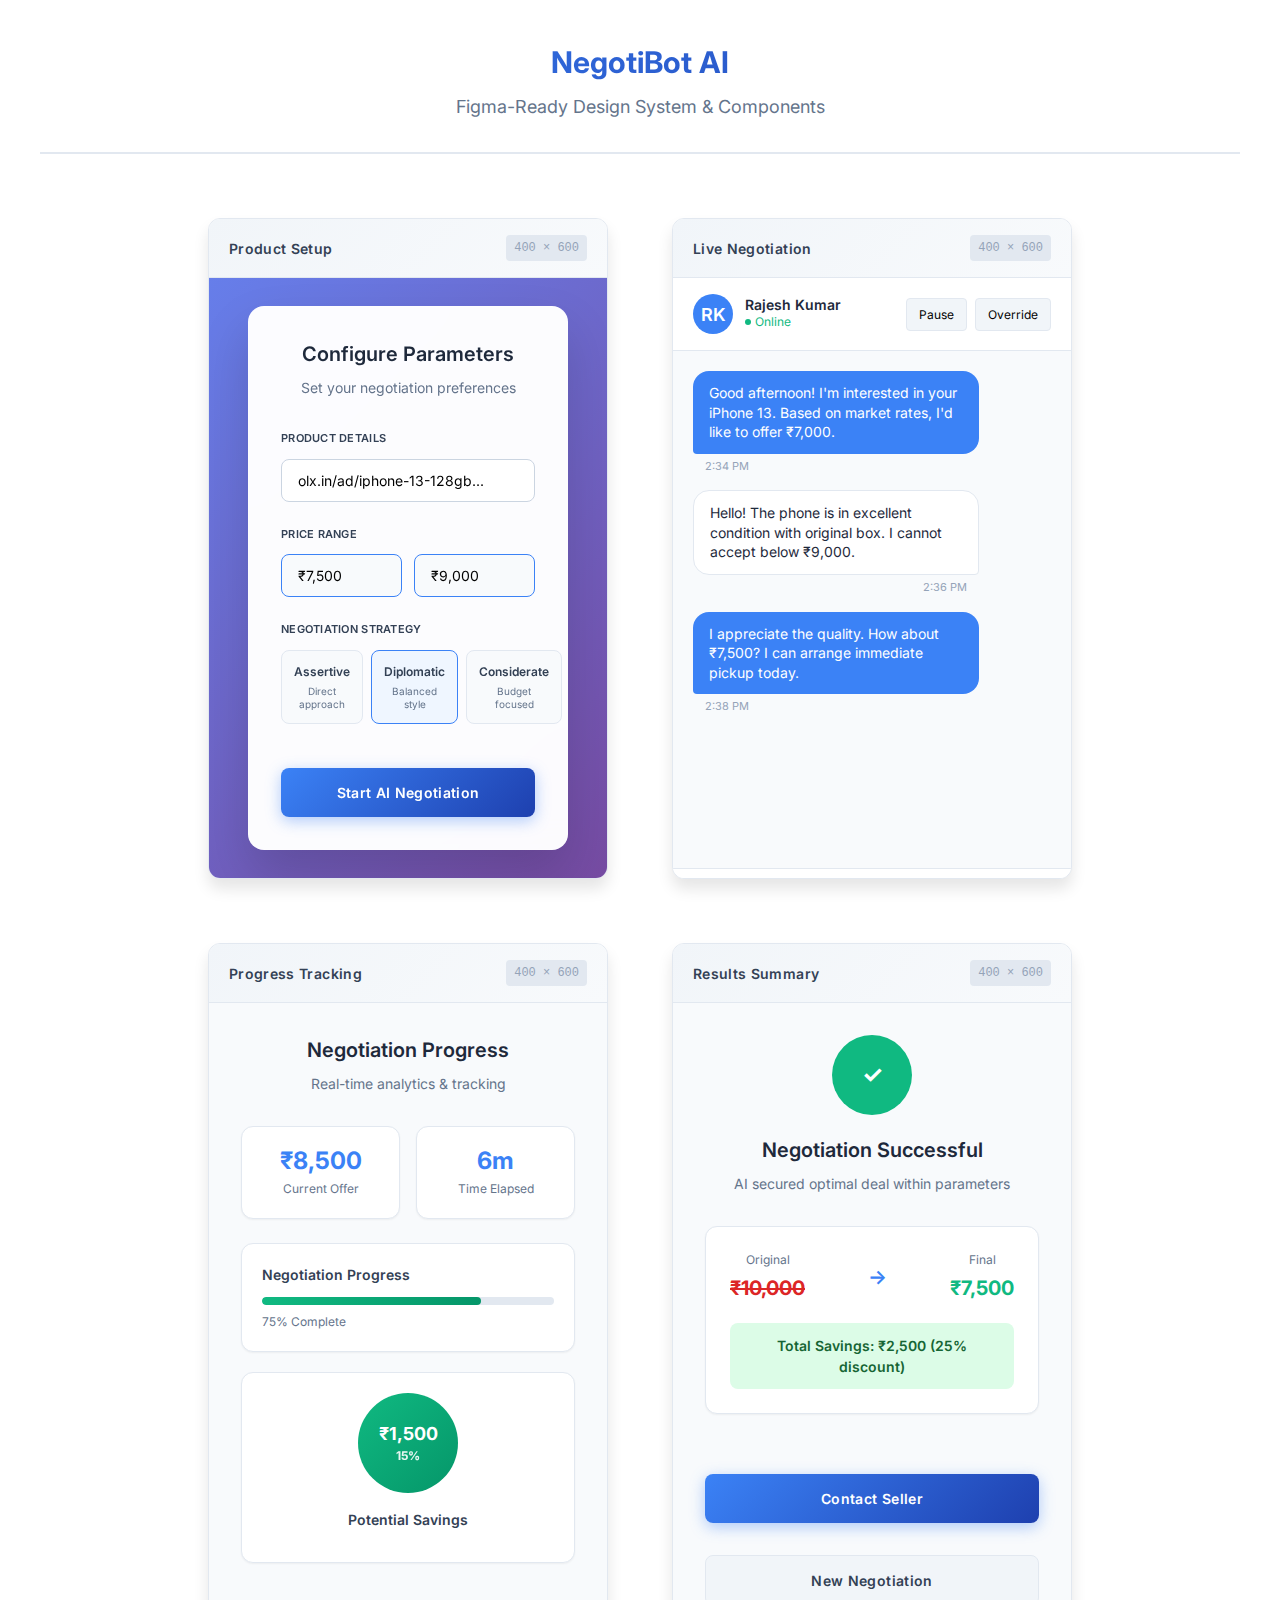
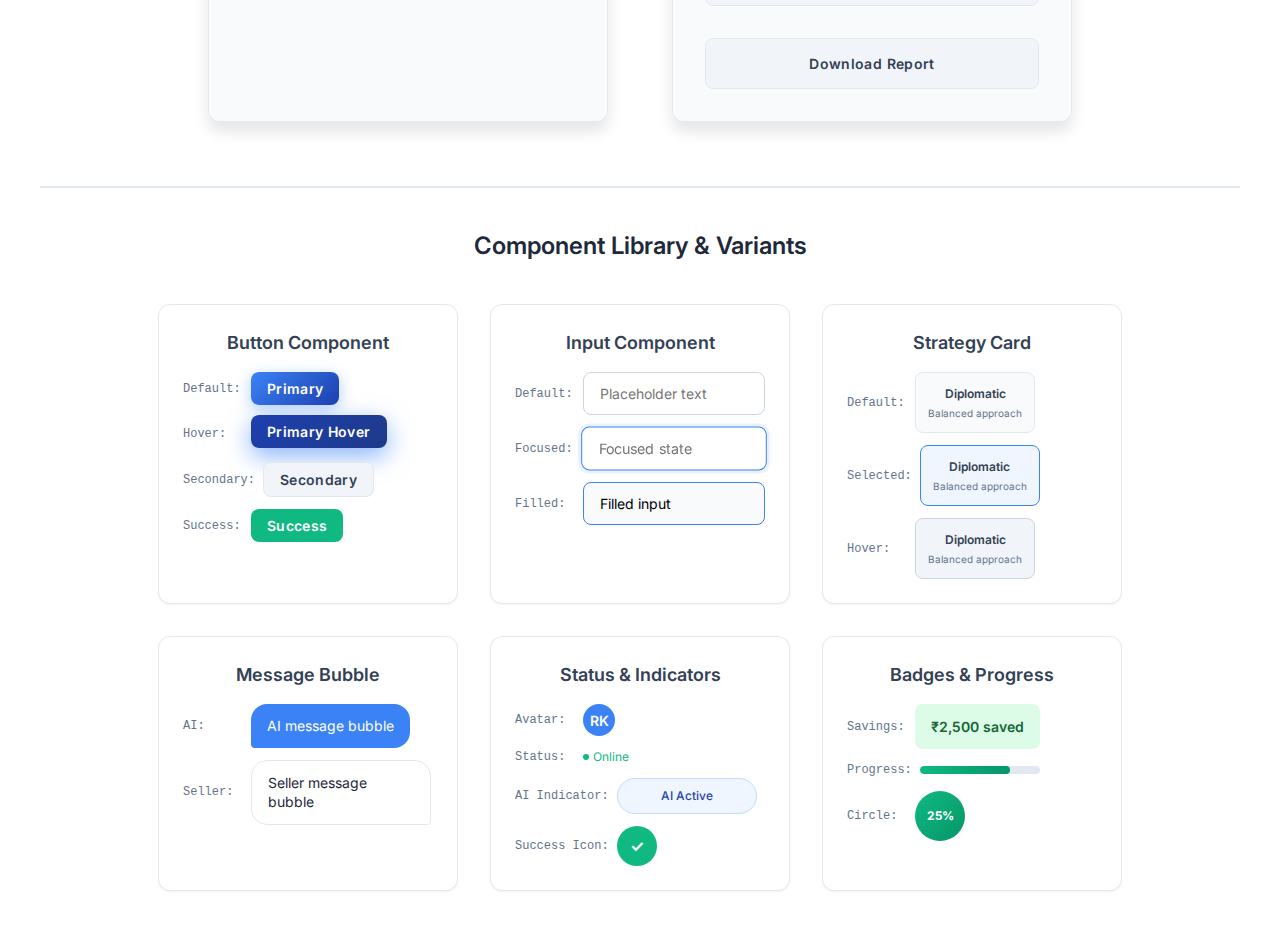
<file: Demo Backup/ui-mockups/figma-ready.html>
<!DOCTYPE html>
<html lang="en">
<head>
    <meta charset="UTF-8">
    <meta name="viewport" content="width=device-width, initial-scale=1.0">
    <title>NegotiBot AI - Figma-Ready Design System</title>
    <link href="https://fonts.googleapis.com/css2?family=Inter:wght@300;400;500;600;700&display=swap" rel="stylesheet">
    <style>
        /* Figma Design Tokens */
        :root {
            /* Colors - Figma Style Variables */
            --primary-blue: #3b82f6;
            --primary-blue-dark: #1d4ed8;
            --success-green: #10b981;
            --success-green-dark: #059669;
            --error-red: #dc2626;
            
            --neutral-50: #f8fafc;
            --neutral-100: #f1f5f9;
            --neutral-200: #e2e8f0;
            --neutral-300: #cbd5e1;
            --neutral-400: #94a3b8;
            --neutral-500: #64748b;
            --neutral-600: #475569;
            --neutral-700: #334155;
            --neutral-800: #1e293b;
            --neutral-900: #0f172a;
            
            /* Spacing - 8px Grid System */
            --space-1: 4px;
            --space-2: 8px;
            --space-3: 12px;
            --space-4: 16px;
            --space-5: 20px;
            --space-6: 24px;
            --space-8: 32px;
            --space-10: 40px;
            --space-12: 48px;
            --space-16: 64px;
            
            /* Border Radius */
            --radius-sm: 4px;
            --radius-md: 8px;
            --radius-lg: 12px;
            --radius-xl: 16px;
            --radius-full: 9999px;
            
            /* Typography */
            --text-xs: 12px;
            --text-sm: 14px;
            --text-base: 16px;
            --text-lg: 18px;
            --text-xl: 20px;
            --text-2xl: 24px;
            --text-3xl: 30px;
            
            /* Shadows */
            --shadow-sm: 0 1px 2px rgba(0, 0, 0, 0.05);
            --shadow-md: 0 4px 6px rgba(0, 0, 0, 0.1);
            --shadow-lg: 0 10px 15px rgba(0, 0, 0, 0.1);
            --shadow-xl: 0 20px 25px rgba(0, 0, 0, 0.1);
        }

        * {
            margin: 0;
            padding: 0;
            box-sizing: border-box;
        }

        body {
            font-family: 'Inter', sans-serif;
            background: var(--neutral-50);
            color: var(--neutral-800);
            line-height: 1.5;
        }

        /* Figma Canvas */
        .figma-canvas {
            background: #ffffff;
            min-height: 100vh;
            padding: var(--space-10);
        }

        .canvas-header {
            text-align: center;
            margin-bottom: var(--space-16);
            padding-bottom: var(--space-8);
            border-bottom: 2px solid var(--neutral-200);
        }

        .canvas-title {
            font-size: var(--text-3xl);
            font-weight: 700;
            color: var(--neutral-800);
            margin-bottom: var(--space-2);
            background: linear-gradient(135deg, var(--primary-blue), #1e40af);
            -webkit-background-clip: text;
            -webkit-text-fill-color: transparent;
            background-clip: text;
        }

        .canvas-subtitle {
            font-size: var(--text-lg);
            color: var(--neutral-500);
            font-weight: 400;
        }

        /* Frame Grid - Figma Auto-layout Style */
        .frames-grid {
            display: flex;
            flex-wrap: wrap;
            gap: var(--space-16);
            justify-content: center;
            max-width: 1600px;
            margin: 0 auto;
        }

        /* Figma Frame - Enhanced */
        .figma-frame {
            background: #ffffff;
            border-radius: var(--radius-lg);
            box-shadow: var(--shadow-lg);
            overflow: hidden;
            border: 1px solid var(--neutral-200);
            width: 400px;
            position: relative;
            transition: all 0.3s ease;
        }

        .figma-frame:hover {
            transform: translateY(-4px);
            box-shadow: var(--shadow-xl);
        }

        .frame-label {
            background: linear-gradient(135deg, var(--neutral-100), var(--neutral-50));
            padding: var(--space-4) var(--space-5);
            border-bottom: 1px solid var(--neutral-200);
            display: flex;
            align-items: center;
            justify-content: space-between;
        }

        .frame-name {
            font-size: var(--text-sm);
            font-weight: 600;
            color: var(--neutral-700);
            letter-spacing: 0.025em;
        }

        .frame-dimensions {
            font-size: var(--text-xs);
            color: var(--neutral-400);
            background: var(--neutral-200);
            padding: var(--space-1) var(--space-2);
            border-radius: var(--radius-sm);
            font-family: 'SF Mono', 'Monaco', 'Cascadia Code', monospace;
        }

        /* Screen Variants - Figma Component Variants */
        .screen-variant {
            padding: 0;
            height: 600px;
            position: relative;
        }

        /* Component: Setup Screen - Enhanced */
        .setup-variant {
            background: linear-gradient(135deg, #667eea 0%, #764ba2 100%);
            display: flex;
            align-items: center;
            justify-content: center;
            padding: var(--space-8);
            position: relative;
        }

        .setup-variant::before {
            content: '';
            position: absolute;
            top: 0;
            left: 0;
            right: 0;
            bottom: 0;
            background: url('data:image/svg+xml,<svg xmlns="http://www.w3.org/2000/svg" viewBox="0 0 100 100"><defs><pattern id="grain" width="100" height="100" patternUnits="userSpaceOnUse"><circle cx="25" cy="25" r="1" fill="white" opacity="0.1"/><circle cx="75" cy="75" r="1" fill="white" opacity="0.1"/></pattern></defs><rect width="100" height="100" fill="url(%23grain)"/></svg>');
            opacity: 0.3;
        }

        .setup-card {
            background: rgba(255, 255, 255, 0.98);
            border-radius: var(--radius-xl);
            padding: var(--space-8);
            width: 100%;
            max-width: 320px;
            backdrop-filter: blur(20px);
            border: 1px solid rgba(255, 255, 255, 0.2);
            box-shadow: 0 25px 50px rgba(0, 0, 0, 0.15);
            position: relative;
            z-index: 1;
        }

        .setup-header {
            text-align: center;
            margin-bottom: var(--space-8);
        }

        .setup-title {
            font-size: var(--text-xl);
            font-weight: 600;
            margin-bottom: var(--space-2);
            color: var(--neutral-800);
        }

        .setup-description {
            font-size: var(--text-sm);
            color: var(--neutral-500);
        }

        /* Component: Form Section */
        .form-section {
            margin-bottom: var(--space-6);
        }

        .section-label {
            font-size: var(--text-sm);
            font-weight: 600;
            color: var(--neutral-700);
            margin-bottom: var(--space-3);
            display: flex;
            align-items: center;
            gap: var(--space-2);
            letter-spacing: 0.025em;
            text-transform: uppercase;
            font-size: 11px;
        }

        /* Component: Input Field - Enhanced */
        .input-component {
            width: 100%;
            padding: var(--space-3) var(--space-4);
            border: 1px solid var(--neutral-300);
            border-radius: var(--radius-md);
            font-size: var(--text-sm);
            background: #ffffff;
            font-family: inherit;
            transition: all 0.2s ease;
        }

        /* Input Variants */
        .input-component.default {
            border-color: var(--neutral-300);
        }

        .input-component.focused {
            border-color: var(--primary-blue);
            box-shadow: 0 0 0 3px rgba(59, 130, 246, 0.1);
            transform: scale(1.02);
        }

        .input-component.filled {
            background: var(--neutral-50);
            border-color: var(--primary-blue);
        }

        /* Component: Price Grid */
        .price-grid {
            display: flex;
            gap: var(--space-3);
        }

        .price-input {
            flex: 1;
        }

        /* Component: Strategy Cards */
        .strategy-grid {
            display: flex;
            gap: var(--space-2);
        }

        .strategy-card {
            background: var(--neutral-50);
            border: 1px solid var(--neutral-200);
            border-radius: var(--radius-md);
            padding: var(--space-3);
            text-align: center;
            flex: 1;
            cursor: pointer;
        }

        /* Strategy Card Variants */
        .strategy-card.default {
            background: var(--neutral-50);
            border-color: var(--neutral-200);
        }

        .strategy-card.selected {
            background: #eff6ff;
            border-color: var(--primary-blue);
        }

        .strategy-card.hover {
            background: var(--neutral-100);
            border-color: var(--neutral-300);
        }

        .strategy-title {
            font-size: var(--text-xs);
            font-weight: 600;
            margin-bottom: var(--space-1);
            color: var(--neutral-700);
        }

        .strategy-description {
            font-size: 10px;
            color: var(--neutral-500);
            line-height: 1.3;
        }

        /* Component: Primary Button - Enhanced */
        .button-component {
            width: 100%;
            border: none;
            border-radius: var(--radius-md);
            font-size: var(--text-sm);
            font-weight: 600;
            cursor: pointer;
            padding: var(--space-4);
            margin-top: var(--space-5);
            font-family: inherit;
            transition: all 0.2s ease;
            letter-spacing: 0.025em;
            position: relative;
            overflow: hidden;
        }

        /* Button Variants */
        .button-component.primary {
            background: linear-gradient(135deg, var(--primary-blue), #1e40af);
            color: white;
            box-shadow: 0 4px 15px rgba(59, 130, 246, 0.4);
        }

        .button-component.primary-hover {
            background: linear-gradient(135deg, #1e40af, #1e3a8a);
            color: white;
            transform: translateY(-2px);
            box-shadow: 0 8px 25px rgba(59, 130, 246, 0.6);
        }

        .button-component.secondary {
            background: var(--neutral-100);
            color: var(--neutral-700);
            border: 1px solid var(--neutral-200);
        }

        .button-component.success {
            background: var(--success-green);
            color: white;
        }

        /* Component: Chat Screen */
        .chat-variant {
            display: flex;
            flex-direction: column;
            height: 100%;
        }

        /* Component: Chat Header */
        .chat-header {
            background: #ffffff;
            padding: var(--space-4) var(--space-5);
            border-bottom: 1px solid var(--neutral-200);
            display: flex;
            align-items: center;
            justify-content: space-between;
        }

        .seller-profile {
            display: flex;
            align-items: center;
            gap: var(--space-3);
        }

        /* Component: Avatar */
        .avatar-component {
            width: 40px;
            height: 40px;
            background: var(--primary-blue);
            border-radius: var(--radius-full);
            display: flex;
            align-items: center;
            justify-content: center;
            color: white;
            font-size: var(--text-lg);
            font-weight: 600;
        }

        .seller-details {
            display: flex;
            flex-direction: column;
        }

        .seller-name {
            font-size: var(--text-sm);
            font-weight: 600;
            color: var(--neutral-800);
            line-height: 1.2;
        }

        /* Component: Status Indicator */
        .status-indicator {
            font-size: var(--text-xs);
            color: var(--success-green);
            display: flex;
            align-items: center;
            gap: var(--space-1);
        }

        .status-dot {
            width: 6px;
            height: 6px;
            background: var(--success-green);
            border-radius: var(--radius-full);
        }

        /* Component: Action Buttons */
        .action-group {
            display: flex;
            gap: var(--space-2);
        }

        .action-button {
            background: var(--neutral-100);
            border: 1px solid var(--neutral-200);
            padding: var(--space-2) var(--space-3);
            border-radius: var(--radius-sm);
            font-size: var(--text-xs);
            cursor: pointer;
            font-family: inherit;
        }

        /* Component: Messages Area */
        .messages-area {
            flex: 1;
            padding: var(--space-5);
            background: var(--neutral-50);
            overflow-y: auto;
        }

        /* Component: Message Bubble */
        .message-bubble {
            max-width: 80%;
            margin-bottom: var(--space-4);
            display: flex;
            flex-direction: column;
        }

        .message-bubble.ai {
            align-items: flex-start;
        }

        .message-bubble.seller {
            align-items: flex-end;
        }

        .bubble-content {
            padding: var(--space-3) var(--space-4);
            border-radius: var(--radius-xl);
            font-size: var(--text-sm);
            line-height: 1.4;
            max-width: 100%;
        }

        /* Message Bubble Variants */
        .bubble-content.ai {
            background: var(--primary-blue);
            color: white;
            border-bottom-left-radius: var(--radius-sm);
        }

        .bubble-content.seller {
            background: #ffffff;
            color: var(--neutral-800);
            border: 1px solid var(--neutral-200);
            border-bottom-right-radius: var(--radius-sm);
        }

        .message-time {
            font-size: 11px;
            color: var(--neutral-400);
            margin-top: var(--space-1);
            margin-left: var(--space-3);
        }

        .message-bubble.seller .message-time {
            margin-left: 0;
            margin-right: var(--space-3);
        }

        /* Component: Chat Input */
        .chat-input-area {
            background: #ffffff;
            padding: var(--space-4) var(--space-5);
            border-top: 1px solid var(--neutral-200);
        }

        /* Component: AI Indicator */
        .ai-indicator {
            background: #eff6ff;
            border: 1px solid #bfdbfe;
            border-radius: var(--radius-full);
            padding: var(--space-2) var(--space-4);
            font-size: var(--text-xs);
            color: #1e40af;
            text-align: center;
            font-weight: 500;
        }

        /* Component: Progress Screen */
        .progress-variant {
            padding: var(--space-8);
            background: var(--neutral-50);
            display: flex;
            flex-direction: column;
            height: 100%;
        }

        .progress-header {
            text-align: center;
            margin-bottom: var(--space-8);
        }

        .progress-title {
            font-size: var(--text-xl);
            font-weight: 600;
            color: var(--neutral-800);
            margin-bottom: var(--space-2);
        }

        .progress-subtitle {
            font-size: var(--text-sm);
            color: var(--neutral-500);
        }

        /* Component: Stats Grid */
        .stats-grid {
            display: flex;
            gap: var(--space-4);
            margin-bottom: var(--space-6);
        }

        /* Component: Stat Card */
        .stat-card {
            background: #ffffff;
            border: 1px solid var(--neutral-200);
            border-radius: var(--radius-lg);
            padding: var(--space-5);
            text-align: center;
            flex: 1;
            box-shadow: var(--shadow-sm);
        }

        .stat-value {
            font-size: var(--text-2xl);
            font-weight: 700;
            color: var(--primary-blue);
            margin-bottom: var(--space-1);
            line-height: 1.2;
        }

        .stat-label {
            font-size: var(--text-xs);
            color: var(--neutral-500);
        }

        /* Component: Progress Bar */
        .progress-container {
            background: #ffffff;
            border: 1px solid var(--neutral-200);
            border-radius: var(--radius-lg);
            padding: var(--space-5);
            margin-bottom: var(--space-5);
            box-shadow: var(--shadow-sm);
        }

        .progress-label {
            font-size: var(--text-sm);
            font-weight: 600;
            color: var(--neutral-700);
            margin-bottom: var(--space-3);
        }

        .progress-track {
            width: 100%;
            height: 8px;
            background: var(--neutral-200);
            border-radius: var(--radius-sm);
            overflow: hidden;
            margin-bottom: var(--space-2);
        }

        .progress-fill {
            height: 100%;
            background: linear-gradient(90deg, var(--success-green), var(--success-green-dark));
            width: 75%;
            border-radius: var(--radius-sm);
        }

        .progress-text {
            font-size: var(--text-xs);
            color: var(--neutral-500);
        }

        /* Component: Savings Circle */
        .savings-container {
            background: #ffffff;
            border: 1px solid var(--neutral-200);
            border-radius: var(--radius-lg);
            padding: var(--space-5);
            text-align: center;
            box-shadow: var(--shadow-sm);
        }

        .savings-circle {
            width: 100px;
            height: 100px;
            background: linear-gradient(135deg, var(--success-green), var(--success-green-dark));
            border-radius: var(--radius-full);
            display: flex;
            align-items: center;
            justify-content: center;
            margin: 0 auto var(--space-4);
            color: white;
            font-weight: 700;
            font-size: var(--text-lg);
            flex-direction: column;
        }

        /* Component: Results Screen */
        .results-variant {
            padding: var(--space-8);
            background: var(--neutral-50);
            text-align: center;
            display: flex;
            flex-direction: column;
            height: 100%;
        }

        /* Component: Success Icon */
        .success-icon {
            width: 80px;
            height: 80px;
            background: var(--success-green);
            border-radius: var(--radius-full);
            display: flex;
            align-items: center;
            justify-content: center;
            margin: 0 auto var(--space-5);
            color: white;
            font-size: var(--text-2xl);
            font-weight: 700;
        }

        .results-title {
            font-size: var(--text-xl);
            font-weight: 600;
            color: var(--neutral-800);
            margin-bottom: var(--space-2);
        }

        .results-subtitle {
            font-size: var(--text-sm);
            color: var(--neutral-500);
            margin-bottom: var(--space-8);
        }

        /* Component: Price Comparison */
        .price-comparison {
            background: #ffffff;
            border: 1px solid var(--neutral-200);
            border-radius: var(--radius-lg);
            padding: var(--space-6);
            margin-bottom: var(--space-5);
            box-shadow: var(--shadow-sm);
        }

        .price-flow {
            display: flex;
            align-items: center;
            justify-content: space-between;
            margin-bottom: var(--space-5);
        }

        .price-item {
            text-align: center;
        }

        .price-label {
            font-size: var(--text-xs);
            color: var(--neutral-500);
            margin-bottom: var(--space-1);
        }

        .price-amount {
            font-size: var(--text-xl);
            font-weight: 700;
        }

        .price-original {
            color: var(--error-red);
            text-decoration: line-through;
        }

        .price-final {
            color: var(--success-green);
        }

        .price-arrow {
            color: var(--primary-blue);
            font-size: var(--text-xl);
            font-weight: 600;
        }

        /* Component: Savings Badge */
        .savings-badge {
            background: #dcfce7;
            color: #166534;
            padding: var(--space-3) var(--space-4);
            border-radius: var(--radius-md);
            font-weight: 600;
            font-size: var(--text-sm);
        }

        /* Component: Button Group */
        .button-group {
            display: flex;
            flex-direction: column;
            gap: var(--space-3);
            margin-top: var(--space-5);
        }

        /* Component Library Section */
        .component-library {
            margin-top: var(--space-16);
            padding-top: var(--space-10);
            border-top: 2px solid var(--neutral-200);
        }

        .library-title {
            font-size: var(--text-2xl);
            font-weight: 600;
            color: var(--neutral-800);
            text-align: center;
            margin-bottom: var(--space-10);
        }

        .components-showcase {
            display: flex;
            flex-wrap: wrap;
            gap: var(--space-8);
            justify-content: center;
            max-width: 1200px;
            margin: 0 auto;
        }

        .component-demo {
            background: #ffffff;
            border: 1px solid var(--neutral-200);
            border-radius: var(--radius-lg);
            padding: var(--space-6);
            width: 300px;
            box-shadow: var(--shadow-sm);
        }

        .component-demo h3 {
            font-size: var(--text-lg);
            font-weight: 600;
            color: var(--neutral-700);
            margin-bottom: var(--space-4);
            text-align: center;
        }

        .variants-grid {
            display: flex;
            flex-direction: column;
            gap: var(--space-3);
        }

        .variant-row {
            display: flex;
            gap: var(--space-2);
            align-items: center;
        }

        .variant-label {
            font-size: var(--text-xs);
            color: var(--neutral-500);
            min-width: 60px;
            font-family: 'SF Mono', 'Monaco', 'Cascadia Code', monospace;
        }

        /* Responsive Breakpoints */
        @media (max-width: 1200px) {
            .frames-grid {
                gap: var(--space-12);
            }
        }

        @media (max-width: 768px) {
            .figma-canvas {
                padding: var(--space-5);
            }
            
            .frames-grid {
                gap: var(--space-8);
            }
            
            .figma-frame {
                width: 100%;
                max-width: 400px;
            }
            
            .price-grid {
                flex-direction: column;
            }
            
            .strategy-grid {
                flex-direction: column;
            }

            .stats-grid {
                flex-direction: column;
            }
        }
    </style>
</head>
<body>
    <div class="figma-canvas">
        <div class="canvas-header">
            <h1 class="canvas-title">NegotiBot AI</h1>
            <p class="canvas-subtitle">Figma-Ready Design System & Components</p>
        </div>

        <div class="frames-grid">
            <!-- Frame 1: Setup Screen -->
            <div class="figma-frame">
                <div class="frame-label">
                    <span class="frame-name">Product Setup</span>
                    <span class="frame-dimensions">400 × 600</span>
                </div>
                <div class="screen-variant setup-variant">
                    <div class="setup-card">
                        <div class="setup-header">
                            <h2 class="setup-title">Configure Parameters</h2>
                            <p class="setup-description">Set your negotiation preferences</p>
                        </div>

                        <div class="form-section">
                            <div class="section-label">Product Details</div>
                            <input type="text" class="input-component default" placeholder="Product URL" value="olx.in/ad/iphone-13-128gb...">
                        </div>

                        <div class="form-section">
                            <div class="section-label">Price Range</div>
                            <div class="price-grid">
                                <div class="price-input">
                                    <input type="text" class="input-component filled" placeholder="Target" value="₹7,500">
                                </div>
                                <div class="price-input">
                                    <input type="text" class="input-component filled" placeholder="Max Budget" value="₹9,000">
                                </div>
                            </div>
                        </div>

                        <div class="form-section">
                            <div class="section-label">Negotiation Strategy</div>
                            <div class="strategy-grid">
                                <div class="strategy-card default">
                                    <div class="strategy-title">Assertive</div>
                                    <div class="strategy-description">Direct approach</div>
                                </div>
                                <div class="strategy-card selected">
                                    <div class="strategy-title">Diplomatic</div>
                                    <div class="strategy-description">Balanced style</div>
                                </div>
                                <div class="strategy-card default">
                                    <div class="strategy-title">Considerate</div>
                                    <div class="strategy-description">Budget focused</div>
                                </div>
                            </div>
                        </div>

                        <button class="button-component primary">Start AI Negotiation</button>
                    </div>
                </div>
            </div>

            <!-- Frame 2: Chat Interface -->
            <div class="figma-frame">
                <div class="frame-label">
                    <span class="frame-name">Live Negotiation</span>
                    <span class="frame-dimensions">400 × 600</span>
                </div>
                <div class="screen-variant chat-variant">
                    <div class="chat-header">
                        <div class="seller-profile">
                            <div class="avatar-component">RK</div>
                            <div class="seller-details">
                                <div class="seller-name">Rajesh Kumar</div>
                                <div class="status-indicator">
                                    <div class="status-dot"></div>
                                    Online
                                </div>
                            </div>
                        </div>
                        <div class="action-group">
                            <button class="action-button">Pause</button>
                            <button class="action-button">Override</button>
                        </div>
                    </div>

                    <div class="messages-area">
                        <div class="message-bubble ai">
                            <div class="bubble-content ai">
                                Good afternoon! I'm interested in your iPhone 13. Based on market rates, I'd like to offer ₹7,000.
                            </div>
                            <div class="message-time">2:34 PM</div>
                        </div>

                        <div class="message-bubble seller">
                            <div class="bubble-content seller">
                                Hello! The phone is in excellent condition with original box. I cannot accept below ₹9,000.
                            </div>
                            <div class="message-time">2:36 PM</div>
                        </div>

                        <div class="message-bubble ai">
                            <div class="bubble-content ai">
                                I appreciate the quality. How about ₹7,500? I can arrange immediate pickup today.
                            </div>
                            <div class="message-time">2:38 PM</div>
                        </div>
                    </div>

                    <div class="chat-input-area">
                        <div class="ai-indicator">AI Agent is handling this conversation</div>
                    </div>
                </div>
            </div>

            <!-- Frame 3: Progress Dashboard -->
            <div class="figma-frame">
                <div class="frame-label">
                    <span class="frame-name">Progress Tracking</span>
                    <span class="frame-dimensions">400 × 600</span>
                </div>
                <div class="screen-variant progress-variant">
                    <div class="progress-header">
                        <h2 class="progress-title">Negotiation Progress</h2>
                        <p class="progress-subtitle">Real-time analytics & tracking</p>
                    </div>

                    <div class="stats-grid">
                        <div class="stat-card">
                            <div class="stat-value">₹8,500</div>
                            <div class="stat-label">Current Offer</div>
                        </div>
                        <div class="stat-card">
                            <div class="stat-value">6m</div>
                            <div class="stat-label">Time Elapsed</div>
                        </div>
                    </div>

                    <div class="progress-container">
                        <div class="progress-label">Negotiation Progress</div>
                        <div class="progress-track">
                            <div class="progress-fill"></div>
                        </div>
                        <div class="progress-text">75% Complete</div>
                    </div>

                    <div class="savings-container">
                        <div class="savings-circle">
                            <span>₹1,500</span>
                            <small style="font-size: 12px; opacity: 0.9;">15%</small>
                        </div>
                        <div class="progress-label">Potential Savings</div>
                    </div>
                </div>
            </div>

            <!-- Frame 4: Results Summary -->
            <div class="figma-frame">
                <div class="frame-label">
                    <span class="frame-name">Results Summary</span>
                    <span class="frame-dimensions">400 × 600</span>
                </div>
                <div class="screen-variant results-variant">
                    <div class="success-icon">✓</div>
                    <h2 class="results-title">Negotiation Successful</h2>
                    <p class="results-subtitle">AI secured optimal deal within parameters</p>

                    <div class="price-comparison">
                        <div class="price-flow">
                            <div class="price-item">
                                <div class="price-label">Original</div>
                                <div class="price-amount price-original">₹10,000</div>
                            </div>
                            <div class="price-arrow">→</div>
                            <div class="price-item">
                                <div class="price-label">Final</div>
                                <div class="price-amount price-final">₹7,500</div>
                            </div>
                        </div>
                        <div class="savings-badge">
                            Total Savings: ₹2,500 (25% discount)
                        </div>
                    </div>

                    <div class="button-group">
                        <button class="button-component primary">Contact Seller</button>
                        <button class="button-component secondary">New Negotiation</button>
                        <button class="button-component secondary">Download Report</button>
                    </div>
                </div>
            </div>
        </div>

        <!-- Component Library -->
        <div class="component-library">
            <h2 class="library-title">Component Library & Variants</h2>
            <div class="components-showcase">
                <!-- Button Components -->
                <div class="component-demo">
                    <h3>Button Component</h3>
                    <div class="variants-grid">
                        <div class="variant-row">
                            <span class="variant-label">Default:</span>
                            <button class="button-component primary" style="width: auto; margin: 0; padding: 8px 16px;">Primary</button>
                        </div>
                        <div class="variant-row">
                            <span class="variant-label">Hover:</span>
                            <button class="button-component primary-hover" style="width: auto; margin: 0; padding: 8px 16px;">Primary Hover</button>
                        </div>
                        <div class="variant-row">
                            <span class="variant-label">Secondary:</span>
                            <button class="button-component secondary" style="width: auto; margin: 0; padding: 8px 16px;">Secondary</button>
                        </div>
                        <div class="variant-row">
                            <span class="variant-label">Success:</span>
                            <button class="button-component success" style="width: auto; margin: 0; padding: 8px 16px;">Success</button>
                        </div>
                    </div>
                </div>

                <!-- Input Components -->
                <div class="component-demo">
                    <h3>Input Component</h3>
                    <div class="variants-grid">
                        <div class="variant-row">
                            <span class="variant-label">Default:</span>
                            <input type="text" class="input-component default" placeholder="Placeholder text" style="margin: 0;">
                        </div>
                        <div class="variant-row">
                            <span class="variant-label">Focused:</span>
                            <input type="text" class="input-component focused" placeholder="Focused state" style="margin: 0;">
                        </div>
                        <div class="variant-row">
                            <span class="variant-label">Filled:</span>
                            <input type="text" class="input-component filled" value="Filled input" style="margin: 0;">
                        </div>
                    </div>
                </div>

                <!-- Strategy Card Components -->
                <div class="component-demo">
                    <h3>Strategy Card</h3>
                    <div class="variants-grid">
                        <div class="variant-row">
                            <span class="variant-label">Default:</span>
                            <div class="strategy-card default" style="margin: 0; flex: none; width: 120px;">
                                <div class="strategy-title">Diplomatic</div>
                                <div class="strategy-description">Balanced approach</div>
                            </div>
                        </div>
                        <div class="variant-row">
                            <span class="variant-label">Selected:</span>
                            <div class="strategy-card selected" style="margin: 0; flex: none; width: 120px;">
                                <div class="strategy-title">Diplomatic</div>
                                <div class="strategy-description">Balanced approach</div>
                            </div>
                        </div>
                        <div class="variant-row">
                            <span class="variant-label">Hover:</span>
                            <div class="strategy-card hover" style="margin: 0; flex: none; width: 120px;">
                                <div class="strategy-title">Diplomatic</div>
                                <div class="strategy-description">Balanced approach</div>
                            </div>
                        </div>
                    </div>
                </div>

                <!-- Message Bubble Components -->
                <div class="component-demo">
                    <h3>Message Bubble</h3>
                    <div class="variants-grid">
                        <div class="variant-row">
                            <span class="variant-label">AI:</span>
                            <div class="bubble-content ai" style="margin: 0; max-width: 180px;">
                                AI message bubble
                            </div>
                        </div>
                        <div class="variant-row">
                            <span class="variant-label">Seller:</span>
                            <div class="bubble-content seller" style="margin: 0; max-width: 180px;">
                                Seller message bubble
                            </div>
                        </div>
                    </div>
                </div>

                <!-- Status Components -->
                <div class="component-demo">
                    <h3>Status & Indicators</h3>
                    <div class="variants-grid">
                        <div class="variant-row">
                            <span class="variant-label">Avatar:</span>
                            <div class="avatar-component" style="margin: 0; width: 32px; height: 32px; font-size: 14px;">RK</div>
                        </div>
                        <div class="variant-row">
                            <span class="variant-label">Status:</span>
                            <div class="status-indicator">
                                <div class="status-dot"></div>
                                Online
                            </div>
                        </div>
                        <div class="variant-row">
                            <span class="variant-label">AI Indicator:</span>
                            <div class="ai-indicator" style="width: 140px;">AI Active</div>
                        </div>
                        <div class="variant-row">
                            <span class="variant-label">Success Icon:</span>
                            <div class="success-icon" style="margin: 0; width: 40px; height: 40px; font-size: 16px;">✓</div>
                        </div>
                    </div>
                </div>

                <!-- Badge Components -->
                <div class="component-demo">
                    <h3>Badges & Progress</h3>
                    <div class="variants-grid">
                        <div class="variant-row">
                            <span class="variant-label">Savings:</span>
                            <div class="savings-badge" style="margin: 0;">₹2,500 saved</div>
                        </div>
                        <div class="variant-row">
                            <span class="variant-label">Progress:</span>
                            <div class="progress-track" style="margin: 0; width: 120px;">
                                <div class="progress-fill"></div>
                            </div>
                        </div>
                        <div class="variant-row">
                            <span class="variant-label">Circle:</span>
                            <div class="savings-circle" style="margin: 0; width: 50px; height: 50px; font-size: 12px;">25%</div>
                        </div>
                    </div>
                </div>
            </div>
        </div>
    </div>
</body>
</html>
</file>
<file: Demo Backup/demo/styles.css>
/* Reset and Base Styles */
* {
    margin: 0;
    padding: 0;
    box-sizing: border-box;
}

body {
    font-family: 'Inter', 'Segoe UI', Tahoma, Geneva, Verdana, sans-serif;
    background: linear-gradient(135deg, #667eea 0%, #764ba2 100%);
    color: #1e293b;
    line-height: 1.6;
    min-height: 100vh;
}

/* App Container */
.app-container {
    min-height: 100vh;
    display: flex;
    flex-direction: column;
    position: relative;
}

.app-container::before {
    content: '';
    position: absolute;
    top: 0;
    left: 0;
    right: 0;
    bottom: 0;
    background: linear-gradient(135deg, #667eea 0%, #764ba2 100%);
    opacity: 0.95;
    z-index: -1;
}

/* Header */
.app-header {
    background: rgba(255, 255, 255, 0.15);
    backdrop-filter: blur(20px);
    border-bottom: 1px solid rgba(255, 255, 255, 0.2);
    padding: 25px 0;
    box-shadow: 0 8px 32px rgba(0, 0, 0, 0.1);
}

/* Product Selection Styles */
.product-selection {
    margin-bottom: 20px;
}

.loading-products {
    text-align: center;
    padding: 20px;
    color: #64748b;
    font-size: 14px;
}

.products-grid {
    display: grid;
    grid-template-columns: repeat(auto-fit, minmax(300px, 1fr));
    gap: 15px;
    margin-top: 15px;
}

.product-card {
    border: 2px solid #e2e8f0;
    border-radius: 12px;
    padding: 15px;
    cursor: pointer;
    transition: all 0.3s ease;
    background: white;
}

.product-card:hover {
    border-color: #3b82f6;
    transform: translateY(-2px);
    box-shadow: 0 8px 25px rgba(59, 130, 246, 0.15);
}

.product-card.selected {
    border-color: #3b82f6;
    background: #eff6ff;
    box-shadow: 0 4px 15px rgba(59, 130, 246, 0.2);
}

.product-card-header {
    display: flex;
    justify-content: space-between;
    align-items: flex-start;
    margin-bottom: 10px;
}

.product-card-title {
    font-size: 16px;
    font-weight: 600;
    color: #1f2937;
    line-height: 1.3;
    margin: 0;
}

.product-card-platform {
    background: #f3f4f6;
    color: #6b7280;
    padding: 4px 8px;
    border-radius: 6px;
    font-size: 11px;
    font-weight: 500;
    text-transform: uppercase;
}

.product-card-price {
    font-size: 20px;
    font-weight: 700;
    color: #059669;
    margin-bottom: 8px;
}

.product-card-details {
    font-size: 13px;
    color: #6b7280;
    line-height: 1.4;
}

.product-card-details strong {
    color: #374151;
}

.product-card-condition {
    display: inline-block;
    background: #dcfce7;
    color: #166534;
    padding: 2px 8px;
    border-radius: 12px;
    font-size: 11px;
    font-weight: 500;
    margin-top: 8px;
}

.header-content {
    text-align: center;
    color: white;
    max-width: 1200px;
    margin: 0 auto;
    padding: 0 20px;
}

.header-content h1 {
    font-size: 2.8rem;
    margin-bottom: 12px;
    font-weight: 700;
    letter-spacing: -0.02em;
    text-shadow: 0 2px 4px rgba(0, 0, 0, 0.1);
}

.header-content p {
    font-size: 1.2rem;
    opacity: 0.9;
    font-weight: 400;
}

/* Main Content */
.main-content {
    flex: 1;
    padding: 30px 20px;
    max-width: 1400px;
    margin: 0 auto;
    width: 100%;
}

/* Screen Management */
.screen {
    display: none;
    background: white;
    border-radius: 20px;
    box-shadow: 0 25px 50px rgba(0, 0, 0, 0.15);
    overflow: hidden;
    min-height: 650px;
    border: 1px solid rgba(255, 255, 255, 0.2);
}

.screen.active {
    display: block;
    animation: screenFadeIn 0.5s ease-out;
}

@keyframes screenFadeIn {
    from {
        opacity: 0;
        transform: translateY(20px);
    }
    to {
        opacity: 1;
        transform: translateY(0);
    }
}

.screen-header {
    background: linear-gradient(135deg, #2563eb, #1d4ed8);
    color: white;
    padding: 40px 30px;
    text-align: center;
    position: relative;
    overflow: hidden;
}

.screen-header::before {
    content: '';
    position: absolute;
    top: 0;
    left: 0;
    right: 0;
    bottom: 0;
    background: linear-gradient(45deg, rgba(255, 255, 255, 0.1) 25%, transparent 25%),
                linear-gradient(-45deg, rgba(255, 255, 255, 0.1) 25%, transparent 25%);
    background-size: 20px 20px;
    opacity: 0.1;
}

.screen-header h2 {
    font-size: 2.2rem;
    margin-bottom: 12px;
    font-weight: 600;
    position: relative;
    z-index: 1;
}

.screen-header p {
    opacity: 0.9;
    font-size: 1.15rem;
    position: relative;
    z-index: 1;
    font-weight: 300;
}

/* Setup Form Styles */
.setup-form {
    padding: 50px;
    max-width: 900px;
    margin: 0 auto;
}

.form-section {
    margin-bottom: 45px;
    background: linear-gradient(145deg, #f8fafc, #f1f5f9);
    border-radius: 16px;
    padding: 35px;
    border: 1px solid #e2e8f0;
    box-shadow: 0 4px 6px rgba(0, 0, 0, 0.05);
    transition: all 0.3s ease;
}

.form-section:hover {
    box-shadow: 0 8px 25px rgba(0, 0, 0, 0.1);
    transform: translateY(-2px);
}

.form-section h3 {
    color: #2563eb;
    margin-bottom: 25px;
    font-size: 1.4rem;
    display: flex;
    align-items: center;
    gap: 12px;
    font-weight: 600;
}

.form-group {
    margin-bottom: 20px;
}

.form-group label {
    display: block;
    margin-bottom: 8px;
    font-weight: 600;
    color: #374151;
}

.form-group input,
.form-group select,
.form-group textarea {
    width: 100%;
    padding: 12px 16px;
    border: 2px solid #e2e8f0;
    border-radius: 8px;
    font-size: 16px;
    transition: border-color 0.3s, box-shadow 0.3s;
}

.form-group input:focus,
.form-group select:focus,
.form-group textarea:focus {
    outline: none;
    border-color: #2563eb;
    box-shadow: 0 0 0 3px rgba(37, 99, 235, 0.1);
}

.form-group small {
    color: #6b7280;
    font-size: 14px;
    margin-top: 5px;
    display: block;
}

.form-group textarea {
    height: 80px;
    resize: vertical;
}

/* Product Preview */
.product-preview {
    background: white;
    border: 2px solid #e2e8f0;
    border-radius: 16px;
    padding: 25px;
    margin-top: 20px;
    display: flex;
    gap: 25px;
    align-items: center;
    box-shadow: 0 4px 6px rgba(0, 0, 0, 0.05);
    transition: all 0.3s ease;
}

.product-preview:hover {
    box-shadow: 0 8px 25px rgba(0, 0, 0, 0.1);
    transform: translateY(-2px);
}

.product-image {
    width: 90px;
    height: 90px;
    background: linear-gradient(135deg, #2563eb, #1d4ed8);
    border-radius: 16px;
    display: flex;
    align-items: center;
    justify-content: center;
    color: white;
    font-size: 2.2rem;
    box-shadow: 0 4px 15px rgba(37, 99, 235, 0.3);
}

.product-info h4 {
    color: #1e293b;
    margin-bottom: 10px;
    font-size: 1.3rem;
    font-weight: 600;
}

.product-price {
    color: #dc2626;
    font-size: 1.6rem;
    font-weight: 700;
    margin-bottom: 8px;
}

.product-seller,
.product-location {
    color: #6b7280;
    font-size: 14px;
    margin-bottom: 4px;
}

/* Price Inputs */
.price-inputs {
    display: grid;
    grid-template-columns: 1fr 1fr;
    gap: 20px;
}

/* Strategy Selection */
.strategy-selection {
    display: grid;
    grid-template-columns: repeat(3, 1fr);
    gap: 25px;
}

.strategy-option {
    background: white;
    border: 2px solid #e2e8f0;
    border-radius: 16px;
    padding: 25px 20px;
    text-align: center;
    cursor: pointer;
    transition: all 0.3s ease;
    position: relative;
    overflow: hidden;
}

.strategy-option::before {
    content: '';
    position: absolute;
    top: 0;
    left: 0;
    right: 0;
    bottom: 0;
    background: linear-gradient(135deg, #2563eb, #1d4ed8);
    opacity: 0;
    transition: opacity 0.3s ease;
}

.strategy-option:hover {
    border-color: #2563eb;
    transform: translateY(-5px);
    box-shadow: 0 10px 25px rgba(37, 99, 235, 0.15);
}

.strategy-option.selected {
    border-color: #2563eb;
    background: linear-gradient(135deg, #eff6ff, #dbeafe);
    box-shadow: 0 8px 25px rgba(37, 99, 235, 0.15);
}

.strategy-option i {
    font-size: 2.2rem;
    color: #2563eb;
    margin-bottom: 15px;
    position: relative;
    z-index: 1;
}

.strategy-option h4 {
    margin-bottom: 10px;
    color: #1e293b;
    font-weight: 600;
    position: relative;
    z-index: 1;
}

.strategy-option p {
    color: #6b7280;
    font-size: 14px;
    line-height: 1.5;
    position: relative;
    z-index: 1;
}

/* Launch Button */
.launch-btn {
    background: linear-gradient(135deg, #10b981, #059669);
    color: white;
    border: none;
    padding: 18px 40px;
    border-radius: 12px;
    font-size: 18px;
    font-weight: 600;
    cursor: pointer;
    width: 100%;
    margin-top: 30px;
    display: flex;
    align-items: center;
    justify-content: center;
    gap: 12px;
    transition: all 0.3s ease;
    box-shadow: 0 4px 15px rgba(16, 185, 129, 0.3);
    position: relative;
    overflow: hidden;
}

.launch-btn::before {
    content: '';
    position: absolute;
    top: 0;
    left: -100%;
    width: 100%;
    height: 100%;
    background: linear-gradient(90deg, transparent, rgba(255, 255, 255, 0.2), transparent);
    transition: left 0.5s;
}

.launch-btn:hover::before {
    left: 100%;
}

.launch-btn:hover {
    transform: translateY(-3px);
    box-shadow: 0 8px 25px rgba(16, 185, 129, 0.4);
}

/* Negotiation Screen */
.negotiation-container {
    display: grid;
    grid-template-columns: 350px 1fr;
    height: 600px;
}

/* Sidebar */
.negotiation-sidebar {
    background: #f8fafc;
    border-right: 1px solid #e2e8f0;
    padding: 30px;
    overflow-y: auto;
}

.progress-section {
    margin-bottom: 30px;
}

.progress-section h3 {
    color: #2563eb;
    margin-bottom: 20px;
    display: flex;
    align-items: center;
    gap: 10px;
}

.progress-stats {
    background: white;
    border-radius: 12px;
    padding: 20px;
    margin-bottom: 20px;
    border: 1px solid #e2e8f0;
}

.stat-item {
    display: flex;
    justify-content: space-between;
    align-items: center;
    margin-bottom: 15px;
    padding-bottom: 15px;
    border-bottom: 1px solid #f1f5f9;
}

.stat-item:last-child {
    margin-bottom: 0;
    padding-bottom: 0;
    border-bottom: none;
}

.stat-label {
    color: #6b7280;
    font-size: 14px;
}

.stat-value {
    font-weight: 700;
    color: #2563eb;
    font-size: 16px;
}

/* Progress Bar */
.progress-bar-container {
    background: white;
    border-radius: 12px;
    padding: 20px;
    margin-bottom: 20px;
    border: 1px solid #e2e8f0;
}

.progress-bar-container label {
    display: block;
    margin-bottom: 10px;
    font-weight: 600;
    color: #374151;
}

.progress-bar {
    background: #e2e8f0;
    height: 8px;
    border-radius: 4px;
    overflow: hidden;
    margin-bottom: 8px;
}

.progress-fill {
    background: linear-gradient(90deg, #10b981, #059669);
    height: 100%;
    width: 0%;
    transition: width 0.5s ease;
}

.progress-text {
    color: #6b7280;
    font-size: 14px;
}

/* AI Status */
.ai-status {
    background: white;
    border-radius: 12px;
    padding: 20px;
    border: 1px solid #e2e8f0;
}

.ai-status h4 {
    color: #2563eb;
    margin-bottom: 15px;
    display: flex;
    align-items: center;
    gap: 10px;
}

.status-indicator {
    display: flex;
    align-items: center;
    gap: 10px;
}

.status-dot {
    width: 12px;
    height: 12px;
    border-radius: 50%;
    background: #6b7280;
}

.status-dot.active {
    background: #10b981;
    animation: pulse 2s infinite;
}

.status-dot.online {
    background: #10b981;
}

@keyframes pulse {
    0% { opacity: 1; }
    50% { opacity: 0.5; }
    100% { opacity: 1; }
}

/* Demo Controls */
.demo-controls {
    background: white;
    border-radius: 12px;
    padding: 20px;
    border: 1px solid #e2e8f0;
}

.demo-controls h4 {
    color: #2563eb;
    margin-bottom: 15px;
    display: flex;
    align-items: center;
    gap: 10px;
}

.demo-btn {
    background: #f1f5f9;
    border: 1px solid #e2e8f0;
    border-radius: 8px;
    padding: 12px 16px;
    width: 100%;
    margin-bottom: 10px;
    cursor: pointer;
    font-size: 14px;
    display: flex;
    align-items: center;
    gap: 8px;
    transition: all 0.3s;
}

.demo-btn:hover {
    background: #e2e8f0;
    border-color: #2563eb;
}

.demo-btn:last-child {
    margin-bottom: 0;
}

/* Chat Container */
.chat-container {
    display: flex;
    flex-direction: column;
}

.chat-header {
    background: white;
    padding: 20px 30px;
    border-bottom: 1px solid #e2e8f0;
    display: flex;
    justify-content: space-between;
    align-items: center;
}

.seller-info {
    display: flex;
    align-items: center;
    gap: 15px;
}

.seller-avatar {
    width: 50px;
    height: 50px;
    background: #2563eb;
    border-radius: 50%;
    display: flex;
    align-items: center;
    justify-content: center;
    color: white;
    font-size: 1.2rem;
}

.seller-details h4 {
    margin-bottom: 5px;
    color: #1e293b;
}

.seller-status {
    display: flex;
    align-items: center;
    gap: 8px;
    color: #10b981;
    font-size: 14px;
}

.chat-actions {
    display: flex;
    gap: 10px;
}

.action-btn {
    background: #f1f5f9;
    border: 1px solid #e2e8f0;
    border-radius: 8px;
    padding: 8px 16px;
    cursor: pointer;
    font-size: 14px;
    display: flex;
    align-items: center;
    gap: 8px;
    transition: all 0.3s;
}

.action-btn:hover {
    background: #e2e8f0;
    border-color: #2563eb;
}

/* Chat Messages */
.chat-messages {
    flex: 1;
    padding: 30px;
    overflow-y: auto;
    background: #fafbfc;
}

.welcome-message {
    text-align: center;
    padding: 40px 20px;
}

.welcome-content {
    background: white;
    border-radius: 16px;
    padding: 30px;
    border: 2px dashed #e2e8f0;
    max-width: 400px;
    margin: 0 auto;
}

.welcome-content i {
    font-size: 3rem;
    color: #2563eb;
    margin-bottom: 20px;
}

.welcome-content h4 {
    color: #1e293b;
    margin-bottom: 10px;
    font-size: 1.3rem;
}

.welcome-content p {
    color: #6b7280;
}

.message {
    max-width: 70%;
    margin-bottom: 20px;
    position: relative;
}

.message.ai {
    align-self: flex-start;
}

.message.seller {
    align-self: flex-end;
    margin-left: auto;
}

.message-content {
    background: white;
    padding: 16px 20px;
    border-radius: 20px;
    box-shadow: 0 2px 8px rgba(0, 0, 0, 0.1);
    position: relative;
}

.message.ai .message-content {
    background: #2563eb;
    color: white;
    border-bottom-left-radius: 8px;
}

.message.seller .message-content {
    background: #f1f5f9;
    color: #1e293b;
    border-bottom-right-radius: 8px;
}

.message-time {
    font-size: 12px;
    color: #6b7280;
    margin-top: 8px;
    text-align: right;
}

.message.ai .message-time {
    text-align: left;
    color: rgba(255, 255, 255, 0.7);
}

.typing-indicator {
    display: flex;
    align-items: center;
    gap: 12px;
    background: #f1f5f9;
    padding: 16px 20px;
    border-radius: 20px;
    max-width: 120px;
    margin-left: auto;
    margin-bottom: 20px;
}

.typing-dots {
    display: flex;
    gap: 4px;
}

.dot {
    width: 8px;
    height: 8px;
    background: #6b7280;
    border-radius: 50%;
    animation: typing 1.4s infinite;
}

.dot:nth-child(2) { animation-delay: 0.2s; }
.dot:nth-child(3) { animation-delay: 0.4s; }

@keyframes typing {
    0%, 60%, 100% { transform: translateY(0); }
    30% { transform: translateY(-6px); }
}

/* Chat Input Area */
.chat-input-area {
    background: white;
    padding: 20px 30px;
    border-top: 1px solid #e2e8f0;
}

.ai-mode-indicator {
    background: #eff6ff;
    border: 1px solid #bfdbfe;
    border-radius: 12px;
    padding: 16px 20px;
    display: flex;
    align-items: center;
    justify-content: space-between;
    color: #2563eb;
}

.switch-btn {
    background: #2563eb;
    color: white;
    border: none;
    border-radius: 8px;
    padding: 8px 12px;
    cursor: pointer;
    font-size: 12px;
    display: flex;
    align-items: center;
    gap: 5px;
}

/* Results Screen */
.results-container {
    padding: 40px;
    max-width: 800px;
    margin: 0 auto;
    text-align: center;
}

.results-header {
    margin-bottom: 40px;
}

.success-animation {
    width: 120px;
    height: 120px;
    background: #10b981;
    border-radius: 50%;
    display: flex;
    align-items: center;
    justify-content: center;
    margin: 0 auto 30px;
    font-size: 4rem;
    color: white;
    animation: successPulse 2s infinite;
}

.success-animation.failure {
    background: #dc2626;
}

@keyframes successPulse {
    0% { transform: scale(1); }
    50% { transform: scale(1.05); }
    100% { transform: scale(1); }
}

.results-header h2 {
    color: #1e293b;
    margin-bottom: 10px;
    font-size: 2.5rem;
}

.results-header p {
    color: #6b7280;
    font-size: 1.2rem;
}

/* Price Comparison */
.price-comparison {
    background: #f8fafc;
    border-radius: 16px;
    padding: 40px;
    margin-bottom: 40px;
    border: 1px solid #e2e8f0;
}

.price-flow {
    display: flex;
    align-items: center;
    justify-content: center;
    gap: 40px;
    margin-bottom: 30px;
}

.price-item {
    text-align: center;
}

.price-label {
    display: block;
    color: #6b7280;
    font-size: 14px;
    margin-bottom: 8px;
}

.price-value {
    font-size: 2.5rem;
    font-weight: 700;
}

.price-item.original .price-value {
    color: #dc2626;
    text-decoration: line-through;
}

.price-item.final .price-value {
    color: #10b981;
}

.flow-arrow {
    font-size: 2rem;
    color: #2563eb;
}

.savings-highlight {
    background: #dcfce7;
    color: #166534;
    padding: 20px;
    border-radius: 12px;
    font-size: 1.2rem;
    display: flex;
    align-items: center;
    justify-content: center;
    gap: 12px;
}

/* Summary Stats */
.negotiation-summary {
    margin-bottom: 40px;
}

.negotiation-summary h3 {
    color: #2563eb;
    margin-bottom: 20px;
    display: flex;
    align-items: center;
    justify-content: center;
    gap: 10px;
}

.summary-stats {
    display: grid;
    grid-template-columns: repeat(3, 1fr);
    gap: 20px;
}

.summary-item {
    background: white;
    border: 1px solid #e2e8f0;
    border-radius: 12px;
    padding: 20px;
    text-align: center;
}

.summary-item i {
    font-size: 2rem;
    color: #2563eb;
    margin-bottom: 10px;
}

.summary-label {
    display: block;
    color: #6b7280;
    font-size: 14px;
    margin-bottom: 8px;
}

.summary-value {
    font-size: 1.5rem;
    font-weight: 700;
    color: #1e293b;
}

/* Next Steps */
.next-steps {
    background: #f8fafc;
    border-radius: 16px;
    padding: 30px;
    margin-bottom: 40px;
    text-align: left;
    border: 1px solid #e2e8f0;
}

.next-steps h3 {
    color: #2563eb;
    margin-bottom: 20px;
    display: flex;
    align-items: center;
    gap: 10px;
}

.steps-list {
    display: flex;
    flex-direction: column;
    gap: 15px;
}

.step-item {
    display: flex;
    align-items: center;
    gap: 15px;
    background: white;
    padding: 15px 20px;
    border-radius: 8px;
    border: 1px solid #e2e8f0;
}

.step-item i {
    color: #2563eb;
    font-size: 1.2rem;
    width: 20px;
}

/* Action Buttons */
.action-buttons {
    display: flex;
    gap: 20px;
    justify-content: center;
    flex-wrap: wrap;
}

.btn {
    padding: 12px 24px;
    border-radius: 8px;
    font-weight: 600;
    cursor: pointer;
    border: none;
    display: flex;
    align-items: center;
    gap: 8px;
    transition: all 0.3s;
    text-decoration: none;
    font-size: 16px;
}

.btn-primary {
    background: #2563eb;
    color: white;
}

.btn-primary:hover {
    background: #1d4ed8;
    transform: translateY(-2px);
}

.btn-secondary {
    background: #f1f5f9;
    color: #374151;
    border: 1px solid #e2e8f0;
}

.btn-secondary:hover {
    background: #e2e8f0;
    transform: translateY(-2px);
}

/* Responsive Design */
@media (max-width: 1024px) {
    .negotiation-container {
        grid-template-columns: 1fr;
        height: auto;
    }
    
    .negotiation-sidebar {
        border-right: none;
        border-bottom: 1px solid #e2e8f0;
    }
}

@media (max-width: 768px) {
    .price-inputs {
        grid-template-columns: 1fr;
    }
    
    .strategy-selection {
        grid-template-columns: 1fr;
    }
    
    .price-flow {
        flex-direction: column;
        gap: 20px;
    }
    
    .flow-arrow {
        transform: rotate(90deg);
    }
    
    .summary-stats {
        grid-template-columns: 1fr;
    }
    
    .action-buttons {
        flex-direction: column;
    }
}
</file>
